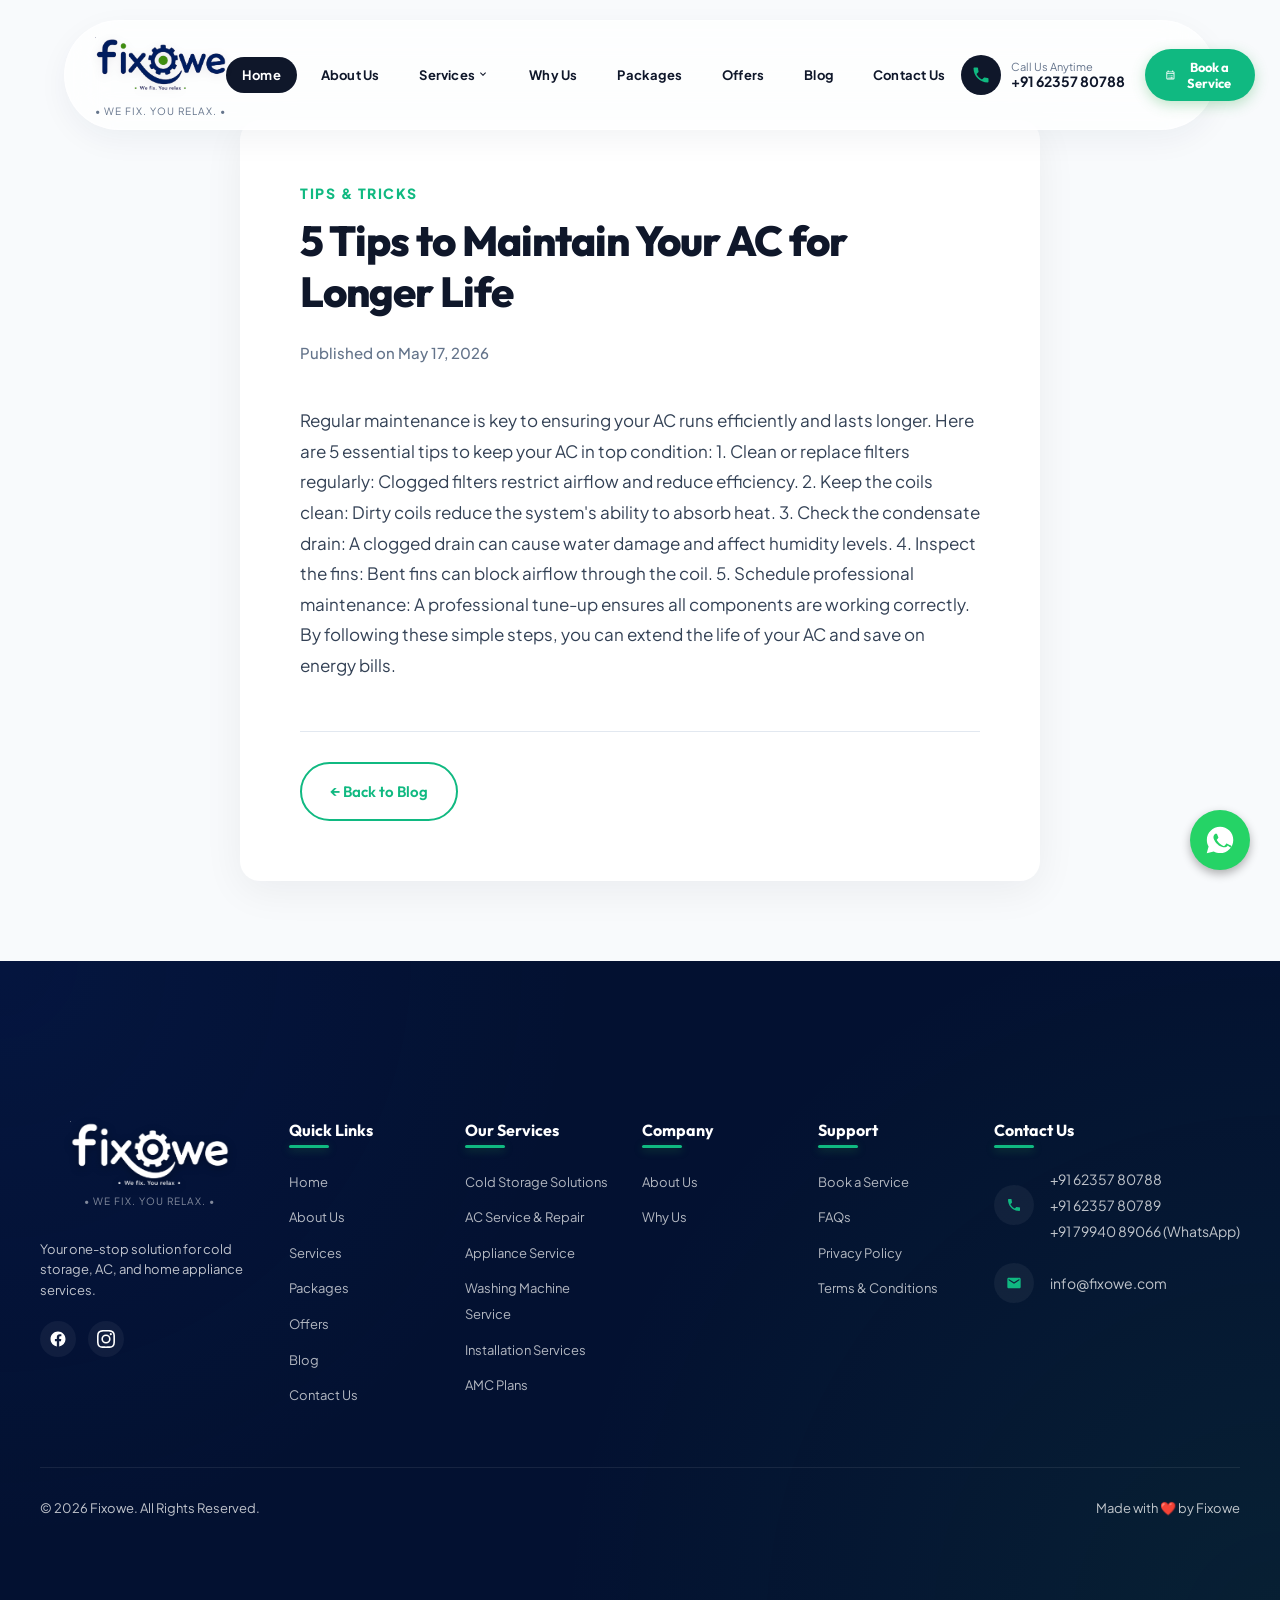
<file: blog-post.html>
<!DOCTYPE html>
<html lang="en">
<head>
  <meta charset="UTF-8">
  <meta name="viewport" content="width=device-width, initial-scale=1.0">
    <meta name="description" content="Discover expert tips on maintaining your commercial cold storage and home appliances. Save money on repairs with Fixowe's free Kerala maintenance guides.">
  <title>Appliance & AC Repair Tips | Fixowe Kerala Blog</title>
  
  <meta property="og:title" content="Appliance & AC Repair Tips | Fixowe Kerala Blog">
  <meta property="og:description" content="Discover expert tips on maintaining your commercial cold storage and home appliances. Save money on repairs with Fixowe's free Kerala maintenance guides.">
  <meta property="og:image" content="https://fixowe.com/assets/premium_ac_offer.png">
  <meta property="og:url" content="https://fixowe.com/blog.html">
  <meta property="og:type" content="website">
  <meta name="twitter:card" content="summary_large_image">
  <!-- Google Fonts -->
  <link rel="preconnect" href="https://fonts.googleapis.com">
  <link rel="preconnect" href="https://fonts.gstatic.com" crossorigin>
  <link href="https://fonts.googleapis.com/css2?family=Outfit:wght@300;400;500;600;700;800&family=Plus+Jakarta+Sans:wght@300;400;500;600;700;800&display=swap" rel="stylesheet">
  <!-- Font Awesome 6 -->
  <link rel="stylesheet" href="https://cdnjs.cloudflare.com/ajax/libs/font-awesome/6.5.1/css/all.min.css" crossorigin="anonymous">
  <!-- Stylesheet -->
  <link rel="icon" type="image/png" href="assets/transparent-logo-fixowe.png">
  <link rel="stylesheet" href="style.css">
</head>
<body>

  <!-- Floating Contact Buttons -->
  <a href="https://api.whatsapp.com/send?phone=917994089066" class="whatsapp-float" target="_blank" aria-label="Chat on WhatsApp" id="whatsappFloat">
    <svg viewBox="0 0 24 24" class="whatsapp-icon">
      <path fill="currentColor" d="M12.04 2c-5.46 0-9.91 4.45-9.91 9.91c0 1.75.46 3.45 1.32 4.95L2.05 22l5.25-1.38c1.45.79 3.08 1.21 4.74 1.21c5.46 0 9.91-4.45 9.91-9.91c0-2.65-1.03-5.14-2.9-7.01A9.816 9.816 0 0 0 12.04 2zm5.72 14.1c-.24.69-1.22 1.26-1.7 1.31c-.48.05-1.1.28-3.23-.55c-2.73-1.06-4.49-3.83-4.63-4.01c-.14-.19-1.12-1.49-1.12-2.85c0-1.36.71-2.03.96-2.31c.25-.28.55-.35.73-.35c.18 0 .36.01.52.02c.17.01.39-.06.61.47c.22.54.77 1.88.84 2.02c.07.14.12.31.02.5c-.09.19-.21.31-.38.5c-.17.19-.36.43-.52.58c-.18.17-.37.36-.16.73c.21.36.93 1.54 2 2.49c1.38 1.23 2.54 1.61 2.9 1.79c.36.18.57.15.78-.08c.21-.24.91-1.06 1.15-1.42c.24-.36.48-.3.8-.18c.32.12 2.03 1 2.38 1.18c.35.18.58.27.67.42c.09.15.09.87-.15 1.56z"/>
    </svg>
  </a>

  <!-- Main Header -->
  <!-- DESKTOP Header (hidden on mobile) -->
  <header class="main-header desktop-only-header" id="mainHeader">
    <div class="header-container">
      <a href="index.html#" class="logo-box" id="logo">
        <img src="assets/transparent-logo-fixowe.png" alt="Fixowe Logo" class="logo-img">
        <div class="logo-tagline">• We fix. You relax. •</div>
      </a>
      <nav class="nav-menu" id="navMenu">
        <ul>
          <li><a href="index.html#home" class="active">Home</a></li>
          <li><a href="index.html#about">About Us</a></li>
          <li class="dropdown">
            <a href="index.html#services" class="dropdown-toggle">Services <svg viewBox="0 0 24 24" width="12" height="12" class="arrow-down"><path fill="currentColor" d="M7.41 8.59L12 13.17l4.59-4.58L18 10l-6 6-6-6 1.41-1.41z"/></svg></a>
            <ul class="dropdown-menu">
              <li><a href="index.html#services">Cold Storage Solutions</a></li>
              <li><a href="index.html#services">AC Service &amp; Repair</a></li>
              <li><a href="index.html#services">Appliance Service</a></li>
              <li><a href="index.html#services">Washing Machine Service</a></li>
              <li><a href="index.html#services">Installation Services</a></li>
              <li><a href="index.html#services">Annual Maintenance (AMC)</a></li>
            </ul>
          </li>
          <li><a href="index.html#why-us">Why Us</a></li>
          <li><a href="index.html#packages">Packages</a></li>
          <li><a href="index.html#offers">Offers</a></li>

          <li><a href="index.html#blog">Blog</a></li>
          <li><a href="index.html#contact">Contact Us</a></li>
        </ul>
      </nav>
      <div class="header-right">
        <a href="tel:+916235780788" class="header-phone">
          <div class="phone-icon-box">
            <svg viewBox="0 0 24 24" width="20" height="20"><path fill="currentColor" d="M6.62 10.79c1.44 2.83 3.76 5.14 6.59 6.59l2.2-2.2c.27-.27.67-.36 1.02-.24c1.12.37 2.33.57 3.57.57c.55 0 1 .45 1 1V20c0 .55-.45 1-1 1c-9.39 0-17-7.61-17-17c0-.55.45-1 1-1h3.5c.55 0 1 .45 1 1c0 1.25.2 2.45.57 3.57c.11.35.03.74-.25 1.02l-2.2 2.2z"/></svg>
          </div>
          <div class="phone-text">
            <span class="phone-label">Call Us Anytime</span>
            <span class="phone-number">+91 62357 80788</span>
          </div>
        </a>
        <button class="btn btn-cta btn-book-trigger" id="headerCtaBtn">
          <svg viewBox="0 0 24 24" width="18" height="18"><path fill="currentColor" d="M19 4h-1V2h-2v2H8V2H6v2H5c-1.11 0-1.99.9-1.99 2L3 20c0 1.1.89 2 2 2h14c1.1 0 2-.9 2-2V6c0-1.1-.9-2-2-2zm0 16H5V10h14v10zm0-12H5V6h14v2zm-7 5h5v2h-5zm-4 0h2v2H8zm4 4h5v2h-5zm-4 0h2v2H8z"/></svg>
          Book a Service
        </button>
      </div>
    </div>
  </header>

  <!-- MOBILE Header (hidden on desktop) -->
  <header class="mobile-header" id="mobileHeader">
    <div class="mobile-header-inner">
      <a href="index.html#" class="mobile-logo-box">
        <img src="assets/transparent-logo-fixowe.png" alt="Fixowe Logo" class="mobile-logo-img">
      </a>
      <div class="mobile-header-actions">
        <a href="tel:+916235780788" class="mobile-call-btn" aria-label="Call">
          <svg viewBox="0 0 24 24" width="20" height="20"><path fill="currentColor" d="M6.62 10.79c1.44 2.83 3.76 5.14 6.59 6.59l2.2-2.2c.27-.27.67-.36 1.02-.24c1.12.37 2.33.57 3.57.57c.55 0 1 .45 1 1V20c0 .55-.45 1-1 1c-9.39 0-17-7.61-17-17c0-.55.45-1 1-1h3.5c.55 0 1 .45 1 1c0 1.25.2 2.45.57 3.57c.11.35.03.74-.25 1.02l-2.2 2.2z"/></svg>
        </a>
        <button class="mobile-hamburger" id="mobileMenuToggle" aria-label="Menu">
          <span></span>
          <span></span>
          <span></span>
        </button>
      </div>
    </div>
    <!-- Mobile Drawer Menu -->
    <nav class="mobile-drawer" id="mobileDrawer">
      <ul>
        <li><a href="index.html#home">Home</a></li>
        <li><a href="index.html#about">About Us</a></li>
        <li><a href="index.html#services">Services</a></li>
        <li><a href="index.html#why-us">Why Us</a></li>
        <li><a href="index.html#packages">Packages</a></li>
        <li><a href="index.html#offers">Offers</a></li>

        <li><a href="index.html#blog">Blog</a></li>
        <li><a href="index.html#contact">Contact Us</a></li>
      </ul>
      <button class="mobile-drawer-cta btn-book-trigger">Book a Service →</button>
    </nav>
  </header>

  
  <section class="blog-post-section">
    <div class="section-container blog-article-container" id="single-blog-post">
      <div class="loading-state">Loading article...</div>
    </div>
  </section>
<footer class="main-footer" id="contact">
    <div class="section-container">
      <div class="footer-grid">
        
        <!-- About / Contact Widget -->
        <div class="footer-widget widget-about">
          <a href="index.html#" class="logo-box logo-white">
            <img src="assets/transparent-logo-fixowe.png" alt="Fixowe Logo" class="logo-img">
            <div class="logo-tagline">• We fix. You relax. •</div>
          </a>
          <p class="footer-desc">Your one-stop solution for cold storage, AC, and home appliance services.</p>
                    <div class="social-links">
            <a href="https://facebook.com/share/1E5Wc2CTof/?mibextid=wwXlfr" target="_blank" aria-label="Facebook">
              <svg viewBox="0 0 24 24" width="18" height="18"><path fill="currentColor" d="M12 2.04c-5.5 0-9.96 4.46-9.96 9.96c0 4.97 3.64 9.09 8.4 9.84v-6.96H7.89V12h2.55V9.43c0-2.52 1.49-3.91 3.8-3.91c1.1 0 2.26.2 2.26.2v2.48h-1.27c-1.25 0-1.64.77-1.64 1.57V12h2.8l-.45 2.88h-2.35v6.96c4.76-.75 8.4-4.87 8.4-9.84c0-5.5-4.46-9.96-9.96-9.96z"/></svg>
            </a>
            <a href="https://www.instagram.com/ashfa4k/?utm_source=ig_web_button_share_sheet" target="_blank" aria-label="Instagram">
              <svg viewBox="0 0 24 24" width="18" height="18"><path fill="currentColor" d="M12 2.163c3.204 0 3.584.012 4.85.07 3.252.148 4.771 1.691 4.919 4.919c.058 1.265.069 1.645.069 4.849 0 3.205-.012 3.584-.069 4.849-.149 3.225-1.664 4.771-4.919 4.919-1.266.058-1.644.07-4.85.07-3.204 0-3.584-.012-4.849-.07-3.26-.149-4.771-1.699-4.919-4.92-.058-1.265-.07-1.644-.07-4.849 0-3.204.013-3.583.07-4.849.149-3.227 1.664-4.771 4.919-4.919 1.266-.057 1.645-.069 4.849-.069zM12 0C8.741 0 8.333.014 7.053.072C2.695.272.273 2.69.073 7.051C.014 8.333 0 8.741 0 12c0 3.259.014 3.668.072 4.948c.2 4.358 2.618 6.78 6.98 6.98C8.333 23.986 8.741 24 12 24c3.259 0 3.668-.014 4.948-.072c4.354-.2 6.782-2.618 6.979-6.98c.059-1.28.073-1.689.073-4.948c0-3.259-.014-3.667-.072-4.947c-.196-4.354-2.617-6.78-6.979-6.98C15.668.014 15.259 0 12 0zm0 5.838a6.162 6.162 0 1 0 0 12.324 6.162 6.162 0 0 0 0-12.324zM12 16a4 4 0 1 1 0-8 4 4 0 0 1 0 8zm6.406-11.845a1.44 1.44 0 1 0 0 2.881 1.44 1.44 0 0 0 0-2.881z"/></svg>
            </a>
          </div>
        </div>

        <!-- Quick Links -->
        <div class="footer-widget">
          <h4 class="widget-title">Quick Links</h4>
          <ul class="widget-links">
            <li><a href="index.html#home">Home</a></li>
            <li><a href="index.html#about">About Us</a></li>
            <li><a href="index.html#services">Services</a></li>
            <li><a href="index.html#packages">Packages</a></li>
            <li><a href="index.html#offers">Offers</a></li>
            <li><a href="index.html#blog">Blog</a></li>
            <li><a href="index.html#contact">Contact Us</a></li>
          </ul>
        </div>

        <!-- Our Services -->
        <div class="footer-widget">
          <h4 class="widget-title">Our Services</h4>
          <ul class="widget-links">
            <li><a href="index.html#services">Cold Storage Solutions</a></li>
            <li><a href="index.html#services">AC Service & Repair</a></li>
            <li><a href="index.html#services">Appliance Service</a></li>
            <li><a href="index.html#services">Washing Machine Service</a></li>
            <li><a href="index.html#services">Installation Services</a></li>
            <li><a href="index.html#services">AMC Plans</a></li>
          </ul>
        </div>

        <!-- Company -->
        <div class="footer-widget">
          <h4 class="widget-title">Company</h4>
          <ul class="widget-links">
            <li><a href="index.html#about">About Us</a></li>
            <li><a href="index.html#why-us">Why Us</a></li>


          </ul>
        </div>

        <!-- Support -->
        <div class="footer-widget">
          <h4 class="widget-title">Support</h4>
          <ul class="widget-links">

            <li><a href="index.html#contact">Book a Service</a></li>

            <li><a href="index.html#faq">FAQs</a></li>
            <li><a href="index.html#contact">Privacy Policy</a></li>
            <li><a href="index.html#contact">Terms & Conditions</a></li>
          </ul>
        </div>

        <!-- Contact Us Info -->
        <div class="footer-widget widget-contact">
          <h4 class="widget-title">Contact Us</h4>
                              <ul class="contact-info-list">
            <li>
              <div class="contact-icon"><svg viewBox="0 0 24 24" width="16" height="16"><path fill="currentColor" d="M6.62 10.79c1.44 2.83 3.76 5.14 6.59 6.59l2.2-2.2c.27-.27.67-.36 1.02-.24c1.12.37 2.33.57 3.57.57c.55 0 1 .45 1 1V20c0 .55-.45 1-1 1c-9.39 0-17-7.61-17-17c0-.55.45-1 1-1h3.5c.55 0 1 .45 1 1c0 1.25.2 2.45.57 3.57c.11.35.03.74-.25 1.02l-2.2 2.2z"/></svg></div>
              <div class="contact-text">
                <a href="tel:+916235780788">+91 62357 80788</a>
                <a href="tel:+916235780789">+91 62357 80789</a>
                <a href="tel:+917994089066">+91 79940 89066 (WhatsApp)</a>
              </div>
            </li>
            <li>
              <div class="contact-icon"><svg viewBox="0 0 24 24" width="16" height="16"><path fill="currentColor" d="M20 4H4c-1.1 0-1.99.9-1.99 2L2 18c0 1.1.9 2 2 2h16c1.1 0 2-.9 2-2V6c0-1.1-.9-2-2-2zm0 4l-8 5l-8-5V6l8 5l8-5v2z"/></svg></div>
              <div class="contact-text">
                <a href="mailto:info@fixowe.com">info@fixowe.com</a>
              </div>
            </li>
          </ul>
        </div>

      </div>

      <!-- Copyright Bar -->
      <div class="footer-bottom">
        <p>&copy; 2026 Fixowe. All Rights Reserved.</p>
        <p>Made with <span>❤️</span> by Fixowe</p>
      </div>
    </div>
  </footer>

  <!-- Booking Modal Popup -->
  <div class="modal-overlay" id="bookingModal">
    <div class="modal-card">
      <button class="modal-close-btn" id="modalCloseBtn" aria-label="Close booking modal">&times;</button>
      <div class="modal-header-text">
        <h3>Book Your Service</h3>
        <p>Fill out the form below and we will get back to you within 30 minutes!</p>
      </div>
      <form class="booking-form" id="bookingForm">
        <div class="form-group">
          <label for="bookingName">Your Name *</label>
          <input type="text" id="bookingName" required placeholder="Enter your full name">
        </div>
        <div class="form-group">
          <label for="bookingPhone">Phone Number *</label>
          <input type="tel" id="bookingPhone" required placeholder="Enter 10-digit mobile number" pattern="[0-9]{10}">
        </div>
        <div class="form-group">
          <label for="bookingService">Select Service *</label>
          <select id="bookingService" required>
            <option value="">-- Choose a service --</option>
            <option value="cold-storage">Cold Storage Solutions</option>
            <option value="ac">AC Service & Repair</option>
            <option value="appliance">Appliance Service</option>
            <option value="washing-machine">Washing Machine Service</option>
            <option value="installation">Installation Services</option>
            <option value="amc">AMC & Annual Maintenance</option>
          </select>
        </div>
        <div class="form-group">
          <label for="bookingMessage">Additional Details (Optional)</label>
          <textarea id="bookingMessage" rows="3" placeholder="Tell us about the issue..."></textarea>
        </div>
        <button type="submit" class="btn btn-primary w-full">Submit Booking</button>
      </form>
    </div>
  </div>

  <!-- Quick Actions Sidebar (3-Dot Menu) -->
  <div class="more-sidebar" id="moreSidebar">
    <button class="sidebar-close" id="sidebarClose" aria-label="Close Sidebar">&times;</button>
    
    <div class="sidebar-brand">
      <img src="assets/transparent-logo-fixowe.png" alt="Fixowe Logo" class="sidebar-logo">
      <p class="sidebar-motto">We Fix. You Relax.</p>
    </div>
    
    <div class="sidebar-section">
      <h4 class="sidebar-section-title">Support Desk</h4>
      <a href="tel:+916235780788" class="sidebar-action-card card-phone">
        <div class="card-icon">
          <svg viewBox="0 0 24 24" width="20" height="20"><path fill="currentColor" d="M6.62 10.79c1.44 2.83 3.76 5.14 6.59 6.59l2.2-2.2c.27-.27.67-.36 1.02-.24c1.12.37 2.33.57 3.57.57c.55 0 1 .45 1 1V20c0 .55-.45 1-1 1c-9.39 0-17-7.61-17-17c0-.55.45-1 1-1h3.5c.55 0 1 .45 1 1c0 1.25.2 2.45.57 3.57c.11.35.03.74-.25 1.02l-2.2 2.2z"/></svg>
        </div>
        <div class="sidebar-card-info">
          <span class="sidebar-card-label">Voice Support</span>
          <span class="sidebar-card-val">+91 62357 80788</span>
        </div>
      </a>
      <a href="https://api.whatsapp.com/send?phone=917994089066" class="sidebar-action-card card-whatsapp">
        <div class="sidebar-icon-wa">
          <svg viewBox="0 0 24 24" width="20" height="20"><path fill="currentColor" d="M12.04 2c-5.46 0-9.91 4.45-9.91 9.91c0 1.75.46 3.45 1.32 4.95L2.05 22l5.25-1.38c1.45.79 3.08 1.21 4.74 1.21c5.46 0 9.91-4.45 9.91-9.91c0-2.65-1.03-5.14-2.9-7.01A9.816 9.816 0 0 0 12.04 2zm5.72 14.1c-.24.69-1.22 1.26-1.7 1.31c-.48.05-1.1.28-3.23-.55c-2.73-1.06-4.49-3.83-4.63-4.01c-.14-.19-1.12-1.49-1.12-2.85c0-1.36.71-2.03.96-2.31c.25-.28.55-.35.73-.35c.18 0 .36.01.52.02c.17.01.39-.06.61.47c.22.54.77 1.88.84 2.02c.07.14.12.31.02.5c-.09.19-.21.31-.38.5c-.17.19-.36.43-.52.58c-.18.17-.37.36-.16.73c.21.36.93 1.54 2 2.49c1.38 1.23 2.54 1.61 2.9 1.79c.36.18.57.15.78-.08c.21-.24.91-1.06 1.15-1.42c.24-.36.48-.3.8-.18c.32.12 2.03 1 2.38 1.18c.35.18.58.27.67.42c.09.15.09.87-.15 1.56z"/></svg>
        </div>
        <div class="sidebar-card-info">
          <span class="sidebar-card-label">WhatsApp Chat</span>
          <span class="sidebar-card-val">Click to Chat</span>
        </div>
      </a>
    </div>

    <div class="sidebar-section">
      <h4 class="sidebar-section-title">Operating Hours</h4>
      <div class="sidebar-info-badge">
        <svg viewBox="0 0 24 24" width="16" height="16"><path fill="currentColor" d="M11.99 2C6.47 2 2 6.48 2 12s4.47 10 9.99 10C17.52 22 22 17.52 22 12S17.52 2 11.99 2zM12 20c-4.42 0-8-3.58-8-8s3.58-8 8-8s8 3.58 8 8s-3.58 8-8 8zm.5-13H11v6l5.25 3.15l.75-1.23l-4.5-2.67z"/></svg>
        <span>Mon - Sat: 8:00 AM - 8:00 PM</span>
      </div>
      <div class="sidebar-info-badge">
        <svg viewBox="0 0 24 24" width="16" height="16"><path fill="currentColor" d="M12 2C6.48 2 2 6.48 2 12s4.48 10 10 10s10-4.48 10-10S17.52 2 12 2zm1 17h-2v-6h2v6zm0-8h-2V7h2v2z"/></svg>
        <span>Sundays: Emergency Only</span>
      </div>
    </div>

    <div class="sidebar-section">
      <h4 class="sidebar-section-title">Coverage Area</h4>
      <div class="sidebar-coverage">
        <span>📍 Delhi NCR</span>
        <span>📍 Noida & Greater Noida</span>
        <span>📍 Gurugram & Ghaziabad</span>
      </div>
    </div>
  </div>
  
  <div class="sidebar-overlay" id="sidebarOverlay"></div>

  <script src="main.js"></script>
  <script src="blog.js"></script>
</body>
</html>
</file>
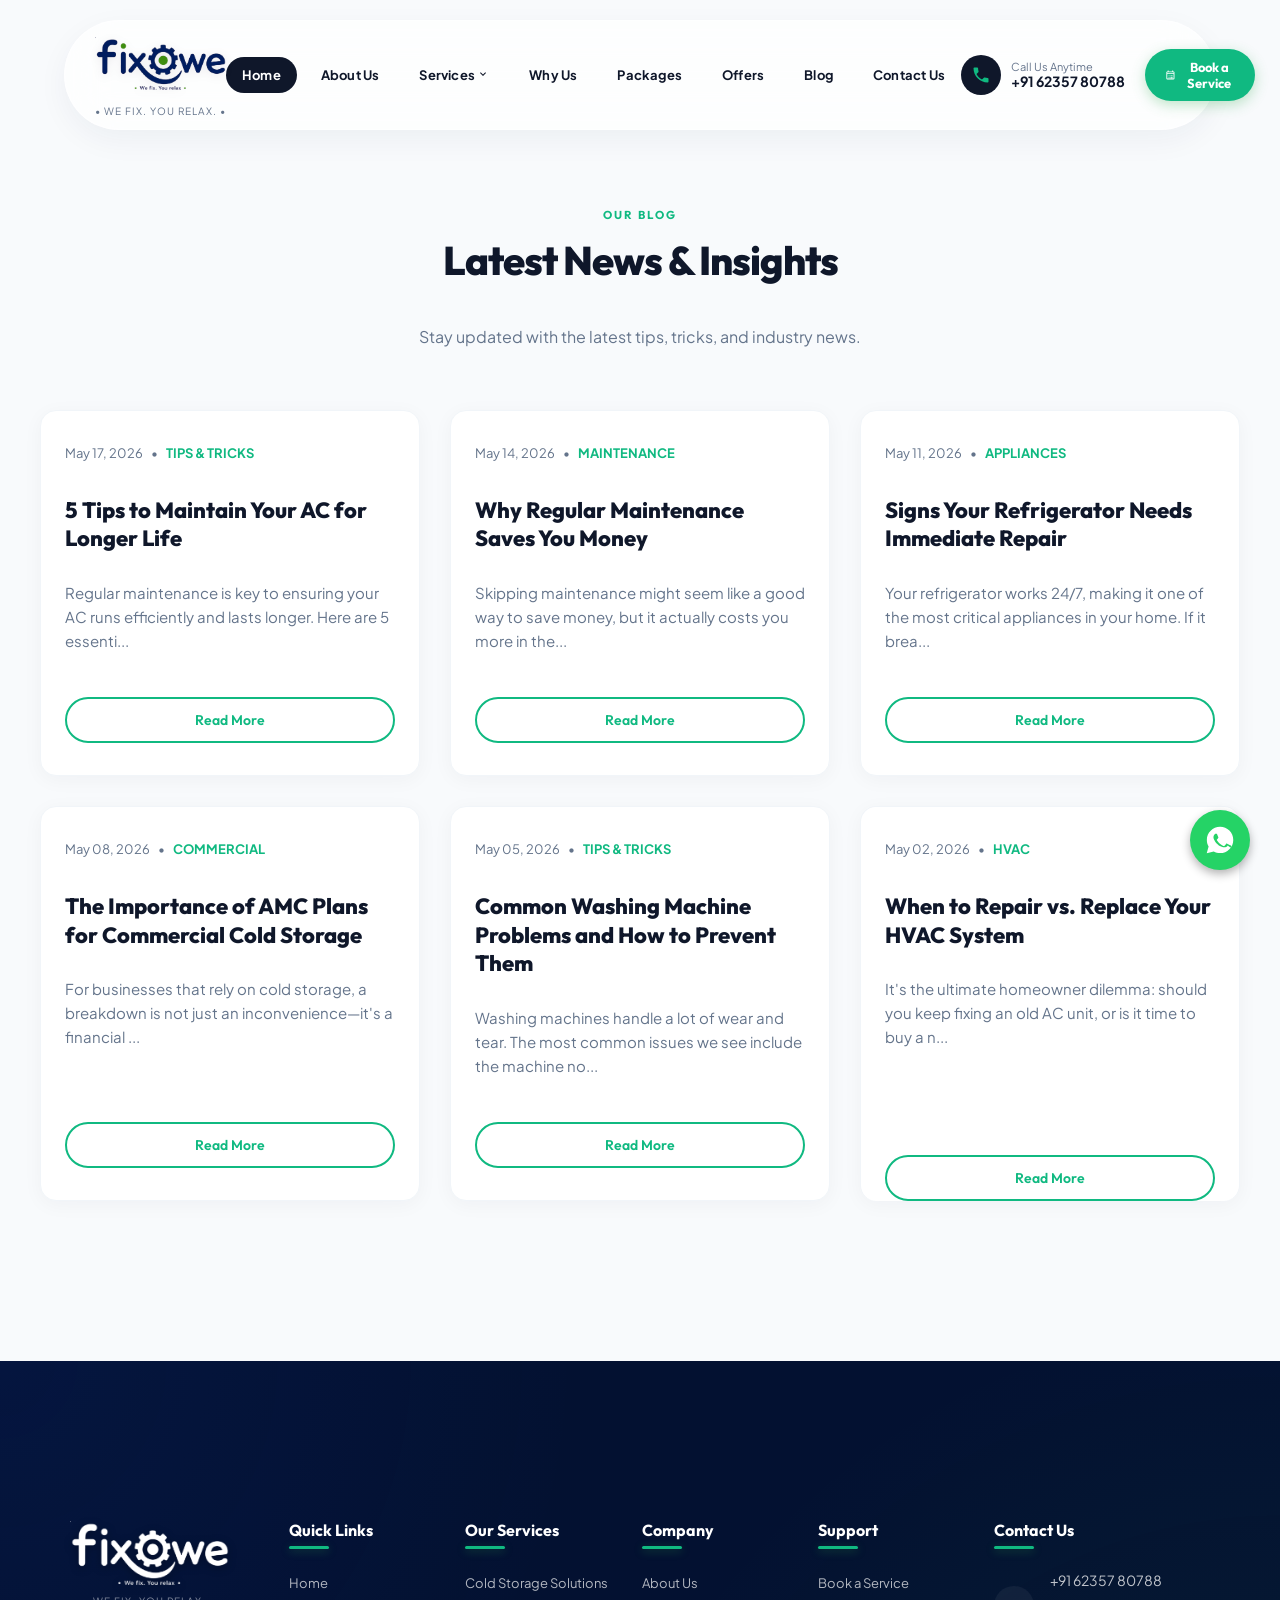
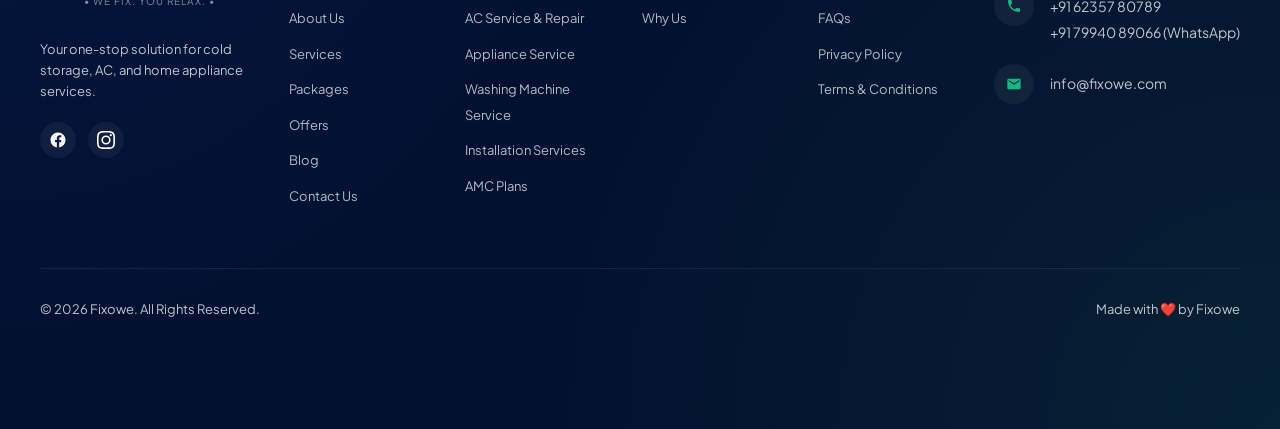
<file: blog.html>
<!DOCTYPE html>
<html lang="en">
<head>
  <meta charset="UTF-8">
  <meta name="viewport" content="width=device-width, initial-scale=1.0">
    <meta name="description" content="Discover expert tips on maintaining your commercial cold storage and home appliances. Save money on repairs with Fixowe's free Kerala maintenance guides.">
  <title>Appliance & AC Repair Tips | Fixowe Kerala Blog</title>
  
  <meta property="og:title" content="Appliance & AC Repair Tips | Fixowe Kerala Blog">
  <meta property="og:description" content="Discover expert tips on maintaining your commercial cold storage and home appliances. Save money on repairs with Fixowe's free Kerala maintenance guides.">
  <meta property="og:image" content="https://fixowe.com/assets/premium_ac_offer.png">
  <meta property="og:url" content="https://fixowe.com/blog.html">
  <meta property="og:type" content="website">
  <meta name="twitter:card" content="summary_large_image">
  <!-- Google Fonts -->
  <link rel="preconnect" href="https://fonts.googleapis.com">
  <link rel="preconnect" href="https://fonts.gstatic.com" crossorigin>
  <link href="https://fonts.googleapis.com/css2?family=Outfit:wght@300;400;500;600;700;800&family=Plus+Jakarta+Sans:wght@300;400;500;600;700;800&display=swap" rel="stylesheet">
  <!-- Font Awesome 6 -->
  <link rel="stylesheet" href="https://cdnjs.cloudflare.com/ajax/libs/font-awesome/6.5.1/css/all.min.css" crossorigin="anonymous">
  <!-- Stylesheet -->
  <link rel="icon" type="image/png" href="assets/transparent-logo-fixowe.png">
  <link rel="stylesheet" href="style.css">
</head>
<body>

  <!-- Floating Contact Buttons -->
  <a href="https://api.whatsapp.com/send?phone=917994089066" class="whatsapp-float" target="_blank" aria-label="Chat on WhatsApp" id="whatsappFloat">
    <svg viewBox="0 0 24 24" class="whatsapp-icon">
      <path fill="currentColor" d="M12.04 2c-5.46 0-9.91 4.45-9.91 9.91c0 1.75.46 3.45 1.32 4.95L2.05 22l5.25-1.38c1.45.79 3.08 1.21 4.74 1.21c5.46 0 9.91-4.45 9.91-9.91c0-2.65-1.03-5.14-2.9-7.01A9.816 9.816 0 0 0 12.04 2zm5.72 14.1c-.24.69-1.22 1.26-1.7 1.31c-.48.05-1.1.28-3.23-.55c-2.73-1.06-4.49-3.83-4.63-4.01c-.14-.19-1.12-1.49-1.12-2.85c0-1.36.71-2.03.96-2.31c.25-.28.55-.35.73-.35c.18 0 .36.01.52.02c.17.01.39-.06.61.47c.22.54.77 1.88.84 2.02c.07.14.12.31.02.5c-.09.19-.21.31-.38.5c-.17.19-.36.43-.52.58c-.18.17-.37.36-.16.73c.21.36.93 1.54 2 2.49c1.38 1.23 2.54 1.61 2.9 1.79c.36.18.57.15.78-.08c.21-.24.91-1.06 1.15-1.42c.24-.36.48-.3.8-.18c.32.12 2.03 1 2.38 1.18c.35.18.58.27.67.42c.09.15.09.87-.15 1.56z"/>
    </svg>
  </a>

  <!-- Main Header -->
  <!-- DESKTOP Header (hidden on mobile) -->
  <header class="main-header desktop-only-header" id="mainHeader">
    <div class="header-container">
      <a href="index.html#" class="logo-box" id="logo">
        <img src="assets/transparent-logo-fixowe.png" alt="Fixowe Logo" class="logo-img">
        <div class="logo-tagline">• We fix. You relax. •</div>
      </a>
      <nav class="nav-menu" id="navMenu">
        <ul>
          <li><a href="index.html#home" class="active">Home</a></li>
          <li><a href="index.html#about">About Us</a></li>
          <li class="dropdown">
            <a href="index.html#services" class="dropdown-toggle">Services <svg viewBox="0 0 24 24" width="12" height="12" class="arrow-down"><path fill="currentColor" d="M7.41 8.59L12 13.17l4.59-4.58L18 10l-6 6-6-6 1.41-1.41z"/></svg></a>
            <ul class="dropdown-menu">
              <li><a href="index.html#services">Cold Storage Solutions</a></li>
              <li><a href="index.html#services">AC Service &amp; Repair</a></li>
              <li><a href="index.html#services">Appliance Service</a></li>
              <li><a href="index.html#services">Washing Machine Service</a></li>
              <li><a href="index.html#services">Installation Services</a></li>
              <li><a href="index.html#services">Annual Maintenance (AMC)</a></li>
            </ul>
          </li>
          <li><a href="index.html#why-us">Why Us</a></li>
          <li><a href="index.html#packages">Packages</a></li>
          <li><a href="index.html#offers">Offers</a></li>

          <li><a href="index.html#blog">Blog</a></li>
          <li><a href="index.html#contact">Contact Us</a></li>
        </ul>
      </nav>
      <div class="header-right">
        <a href="tel:+916235780788" class="header-phone">
          <div class="phone-icon-box">
            <svg viewBox="0 0 24 24" width="20" height="20"><path fill="currentColor" d="M6.62 10.79c1.44 2.83 3.76 5.14 6.59 6.59l2.2-2.2c.27-.27.67-.36 1.02-.24c1.12.37 2.33.57 3.57.57c.55 0 1 .45 1 1V20c0 .55-.45 1-1 1c-9.39 0-17-7.61-17-17c0-.55.45-1 1-1h3.5c.55 0 1 .45 1 1c0 1.25.2 2.45.57 3.57c.11.35.03.74-.25 1.02l-2.2 2.2z"/></svg>
          </div>
          <div class="phone-text">
            <span class="phone-label">Call Us Anytime</span>
            <span class="phone-number">+91 62357 80788</span>
          </div>
        </a>
        <button class="btn btn-cta btn-book-trigger" id="headerCtaBtn">
          <svg viewBox="0 0 24 24" width="18" height="18"><path fill="currentColor" d="M19 4h-1V2h-2v2H8V2H6v2H5c-1.11 0-1.99.9-1.99 2L3 20c0 1.1.89 2 2 2h14c1.1 0 2-.9 2-2V6c0-1.1-.9-2-2-2zm0 16H5V10h14v10zm0-12H5V6h14v2zm-7 5h5v2h-5zm-4 0h2v2H8zm4 4h5v2h-5zm-4 0h2v2H8z"/></svg>
          Book a Service
        </button>
      </div>
    </div>
  </header>

  <!-- MOBILE Header (hidden on desktop) -->
  <header class="mobile-header" id="mobileHeader">
    <div class="mobile-header-inner">
      <a href="index.html#" class="mobile-logo-box">
        <img src="assets/transparent-logo-fixowe.png" alt="Fixowe Logo" class="mobile-logo-img">
      </a>
      <div class="mobile-header-actions">
        <a href="tel:+916235780788" class="mobile-call-btn" aria-label="Call">
          <svg viewBox="0 0 24 24" width="20" height="20"><path fill="currentColor" d="M6.62 10.79c1.44 2.83 3.76 5.14 6.59 6.59l2.2-2.2c.27-.27.67-.36 1.02-.24c1.12.37 2.33.57 3.57.57c.55 0 1 .45 1 1V20c0 .55-.45 1-1 1c-9.39 0-17-7.61-17-17c0-.55.45-1 1-1h3.5c.55 0 1 .45 1 1c0 1.25.2 2.45.57 3.57c.11.35.03.74-.25 1.02l-2.2 2.2z"/></svg>
        </a>
        <button class="mobile-hamburger" id="mobileMenuToggle" aria-label="Menu">
          <span></span>
          <span></span>
          <span></span>
        </button>
      </div>
    </div>
    <!-- Mobile Drawer Menu -->
    <nav class="mobile-drawer" id="mobileDrawer">
      <ul>
        <li><a href="index.html#home">Home</a></li>
        <li><a href="index.html#about">About Us</a></li>
        <li><a href="index.html#services">Services</a></li>
        <li><a href="index.html#why-us">Why Us</a></li>
        <li><a href="index.html#packages">Packages</a></li>
        <li><a href="index.html#offers">Offers</a></li>

        <li><a href="index.html#blog">Blog</a></li>
        <li><a href="index.html#contact">Contact Us</a></li>
      </ul>
      <button class="mobile-drawer-cta btn-book-trigger">Book a Service →</button>
    </nav>
  </header>

  
  <section class="blog-page-section">
    <div class="section-container">
      <div class="section-header text-center blog-page-header">
        <span class="section-tag">OUR BLOG</span>
        <h2 class="section-title">Latest News & Insights</h2>
        <p class="section-desc">Stay updated with the latest tips, tricks, and industry news.</p>
      </div>
      <div class="blog-grid" id="blog-grid">
        <div class="loading-state">Loading all blog posts...</div>
      </div>
    </div>
  </section>
<footer class="main-footer" id="contact">
    <div class="section-container">
      <div class="footer-grid">
        
        <!-- About / Contact Widget -->
        <div class="footer-widget widget-about">
          <a href="index.html#" class="logo-box logo-white">
            <img src="assets/transparent-logo-fixowe.png" alt="Fixowe Logo" class="logo-img">
            <div class="logo-tagline">• We fix. You relax. •</div>
          </a>
          <p class="footer-desc">Your one-stop solution for cold storage, AC, and home appliance services.</p>
                    <div class="social-links">
            <a href="https://facebook.com/share/1E5Wc2CTof/?mibextid=wwXlfr" target="_blank" aria-label="Facebook">
              <svg viewBox="0 0 24 24" width="18" height="18"><path fill="currentColor" d="M12 2.04c-5.5 0-9.96 4.46-9.96 9.96c0 4.97 3.64 9.09 8.4 9.84v-6.96H7.89V12h2.55V9.43c0-2.52 1.49-3.91 3.8-3.91c1.1 0 2.26.2 2.26.2v2.48h-1.27c-1.25 0-1.64.77-1.64 1.57V12h2.8l-.45 2.88h-2.35v6.96c4.76-.75 8.4-4.87 8.4-9.84c0-5.5-4.46-9.96-9.96-9.96z"/></svg>
            </a>
            <a href="https://www.instagram.com/ashfa4k/?utm_source=ig_web_button_share_sheet" target="_blank" aria-label="Instagram">
              <svg viewBox="0 0 24 24" width="18" height="18"><path fill="currentColor" d="M12 2.163c3.204 0 3.584.012 4.85.07 3.252.148 4.771 1.691 4.919 4.919c.058 1.265.069 1.645.069 4.849 0 3.205-.012 3.584-.069 4.849-.149 3.225-1.664 4.771-4.919 4.919-1.266.058-1.644.07-4.85.07-3.204 0-3.584-.012-4.849-.07-3.26-.149-4.771-1.699-4.919-4.92-.058-1.265-.07-1.644-.07-4.849 0-3.204.013-3.583.07-4.849.149-3.227 1.664-4.771 4.919-4.919 1.266-.057 1.645-.069 4.849-.069zM12 0C8.741 0 8.333.014 7.053.072C2.695.272.273 2.69.073 7.051C.014 8.333 0 8.741 0 12c0 3.259.014 3.668.072 4.948c.2 4.358 2.618 6.78 6.98 6.98C8.333 23.986 8.741 24 12 24c3.259 0 3.668-.014 4.948-.072c4.354-.2 6.782-2.618 6.979-6.98c.059-1.28.073-1.689.073-4.948c0-3.259-.014-3.667-.072-4.947c-.196-4.354-2.617-6.78-6.979-6.98C15.668.014 15.259 0 12 0zm0 5.838a6.162 6.162 0 1 0 0 12.324 6.162 6.162 0 0 0 0-12.324zM12 16a4 4 0 1 1 0-8 4 4 0 0 1 0 8zm6.406-11.845a1.44 1.44 0 1 0 0 2.881 1.44 1.44 0 0 0 0-2.881z"/></svg>
            </a>
          </div>
        </div>

        <!-- Quick Links -->
        <div class="footer-widget">
          <h4 class="widget-title">Quick Links</h4>
          <ul class="widget-links">
            <li><a href="index.html#home">Home</a></li>
            <li><a href="index.html#about">About Us</a></li>
            <li><a href="index.html#services">Services</a></li>
            <li><a href="index.html#packages">Packages</a></li>
            <li><a href="index.html#offers">Offers</a></li>
            <li><a href="index.html#blog">Blog</a></li>
            <li><a href="index.html#contact">Contact Us</a></li>
          </ul>
        </div>

        <!-- Our Services -->
        <div class="footer-widget">
          <h4 class="widget-title">Our Services</h4>
          <ul class="widget-links">
            <li><a href="index.html#services">Cold Storage Solutions</a></li>
            <li><a href="index.html#services">AC Service & Repair</a></li>
            <li><a href="index.html#services">Appliance Service</a></li>
            <li><a href="index.html#services">Washing Machine Service</a></li>
            <li><a href="index.html#services">Installation Services</a></li>
            <li><a href="index.html#services">AMC Plans</a></li>
          </ul>
        </div>

        <!-- Company -->
        <div class="footer-widget">
          <h4 class="widget-title">Company</h4>
          <ul class="widget-links">
            <li><a href="index.html#about">About Us</a></li>
            <li><a href="index.html#why-us">Why Us</a></li>


          </ul>
        </div>

        <!-- Support -->
        <div class="footer-widget">
          <h4 class="widget-title">Support</h4>
          <ul class="widget-links">

            <li><a href="index.html#contact">Book a Service</a></li>

            <li><a href="index.html#faq">FAQs</a></li>
            <li><a href="index.html#contact">Privacy Policy</a></li>
            <li><a href="index.html#contact">Terms & Conditions</a></li>
          </ul>
        </div>

        <!-- Contact Us Info -->
        <div class="footer-widget widget-contact">
          <h4 class="widget-title">Contact Us</h4>
                              <ul class="contact-info-list">
            <li>
              <div class="contact-icon"><svg viewBox="0 0 24 24" width="16" height="16"><path fill="currentColor" d="M6.62 10.79c1.44 2.83 3.76 5.14 6.59 6.59l2.2-2.2c.27-.27.67-.36 1.02-.24c1.12.37 2.33.57 3.57.57c.55 0 1 .45 1 1V20c0 .55-.45 1-1 1c-9.39 0-17-7.61-17-17c0-.55.45-1 1-1h3.5c.55 0 1 .45 1 1c0 1.25.2 2.45.57 3.57c.11.35.03.74-.25 1.02l-2.2 2.2z"/></svg></div>
              <div class="contact-text">
                <a href="tel:+916235780788">+91 62357 80788</a>
                <a href="tel:+916235780789">+91 62357 80789</a>
                <a href="tel:+917994089066">+91 79940 89066 (WhatsApp)</a>
              </div>
            </li>
            <li>
              <div class="contact-icon"><svg viewBox="0 0 24 24" width="16" height="16"><path fill="currentColor" d="M20 4H4c-1.1 0-1.99.9-1.99 2L2 18c0 1.1.9 2 2 2h16c1.1 0 2-.9 2-2V6c0-1.1-.9-2-2-2zm0 4l-8 5l-8-5V6l8 5l8-5v2z"/></svg></div>
              <div class="contact-text">
                <a href="mailto:info@fixowe.com">info@fixowe.com</a>
              </div>
            </li>
          </ul>
        </div>

      </div>

      <!-- Copyright Bar -->
      <div class="footer-bottom">
        <p>&copy; 2026 Fixowe. All Rights Reserved.</p>
        <p>Made with <span>❤️</span> by Fixowe</p>
      </div>
    </div>
  </footer>

  <!-- Booking Modal Popup -->
  <div class="modal-overlay" id="bookingModal">
    <div class="modal-card">
      <button class="modal-close-btn" id="modalCloseBtn" aria-label="Close booking modal">&times;</button>
      <div class="modal-header-text">
        <h3>Book Your Service</h3>
        <p>Fill out the form below and we will get back to you within 30 minutes!</p>
      </div>
      <form class="booking-form" id="bookingForm">
        <div class="form-group">
          <label for="bookingName">Your Name *</label>
          <input type="text" id="bookingName" required placeholder="Enter your full name">
        </div>
        <div class="form-group">
          <label for="bookingPhone">Phone Number *</label>
          <input type="tel" id="bookingPhone" required placeholder="Enter 10-digit mobile number" pattern="[0-9]{10}">
        </div>
        <div class="form-group">
          <label for="bookingService">Select Service *</label>
          <select id="bookingService" required>
            <option value="">-- Choose a service --</option>
            <option value="cold-storage">Cold Storage Solutions</option>
            <option value="ac">AC Service & Repair</option>
            <option value="appliance">Appliance Service</option>
            <option value="washing-machine">Washing Machine Service</option>
            <option value="installation">Installation Services</option>
            <option value="amc">AMC & Annual Maintenance</option>
          </select>
        </div>
        <div class="form-group">
          <label for="bookingMessage">Additional Details (Optional)</label>
          <textarea id="bookingMessage" rows="3" placeholder="Tell us about the issue..."></textarea>
        </div>
        <button type="submit" class="btn btn-primary w-full">Submit Booking</button>
      </form>
    </div>
  </div>

  <!-- Quick Actions Sidebar (3-Dot Menu) -->
  <div class="more-sidebar" id="moreSidebar">
    <button class="sidebar-close" id="sidebarClose" aria-label="Close Sidebar">&times;</button>
    
    <div class="sidebar-brand">
      <img src="assets/transparent-logo-fixowe.png" alt="Fixowe Logo" class="sidebar-logo">
      <p class="sidebar-motto">We Fix. You Relax.</p>
    </div>
    
    <div class="sidebar-section">
      <h4 class="sidebar-section-title">Support Desk</h4>
      <a href="tel:+916235780788" class="sidebar-action-card card-phone">
        <div class="card-icon">
          <svg viewBox="0 0 24 24" width="20" height="20"><path fill="currentColor" d="M6.62 10.79c1.44 2.83 3.76 5.14 6.59 6.59l2.2-2.2c.27-.27.67-.36 1.02-.24c1.12.37 2.33.57 3.57.57c.55 0 1 .45 1 1V20c0 .55-.45 1-1 1c-9.39 0-17-7.61-17-17c0-.55.45-1 1-1h3.5c.55 0 1 .45 1 1c0 1.25.2 2.45.57 3.57c.11.35.03.74-.25 1.02l-2.2 2.2z"/></svg>
        </div>
        <div class="sidebar-card-info">
          <span class="sidebar-card-label">Voice Support</span>
          <span class="sidebar-card-val">+91 62357 80788</span>
        </div>
      </a>
      <a href="https://api.whatsapp.com/send?phone=917994089066" class="sidebar-action-card card-whatsapp">
        <div class="sidebar-icon-wa">
          <svg viewBox="0 0 24 24" width="20" height="20"><path fill="currentColor" d="M12.04 2c-5.46 0-9.91 4.45-9.91 9.91c0 1.75.46 3.45 1.32 4.95L2.05 22l5.25-1.38c1.45.79 3.08 1.21 4.74 1.21c5.46 0 9.91-4.45 9.91-9.91c0-2.65-1.03-5.14-2.9-7.01A9.816 9.816 0 0 0 12.04 2zm5.72 14.1c-.24.69-1.22 1.26-1.7 1.31c-.48.05-1.1.28-3.23-.55c-2.73-1.06-4.49-3.83-4.63-4.01c-.14-.19-1.12-1.49-1.12-2.85c0-1.36.71-2.03.96-2.31c.25-.28.55-.35.73-.35c.18 0 .36.01.52.02c.17.01.39-.06.61.47c.22.54.77 1.88.84 2.02c.07.14.12.31.02.5c-.09.19-.21.31-.38.5c-.17.19-.36.43-.52.58c-.18.17-.37.36-.16.73c.21.36.93 1.54 2 2.49c1.38 1.23 2.54 1.61 2.9 1.79c.36.18.57.15.78-.08c.21-.24.91-1.06 1.15-1.42c.24-.36.48-.3.8-.18c.32.12 2.03 1 2.38 1.18c.35.18.58.27.67.42c.09.15.09.87-.15 1.56z"/></svg>
        </div>
        <div class="sidebar-card-info">
          <span class="sidebar-card-label">WhatsApp Chat</span>
          <span class="sidebar-card-val">Click to Chat</span>
        </div>
      </a>
    </div>

    <div class="sidebar-section">
      <h4 class="sidebar-section-title">Operating Hours</h4>
      <div class="sidebar-info-badge">
        <svg viewBox="0 0 24 24" width="16" height="16"><path fill="currentColor" d="M11.99 2C6.47 2 2 6.48 2 12s4.47 10 9.99 10C17.52 22 22 17.52 22 12S17.52 2 11.99 2zM12 20c-4.42 0-8-3.58-8-8s3.58-8 8-8s8 3.58 8 8s-3.58 8-8 8zm.5-13H11v6l5.25 3.15l.75-1.23l-4.5-2.67z"/></svg>
        <span>Mon - Sat: 8:00 AM - 8:00 PM</span>
      </div>
      <div class="sidebar-info-badge">
        <svg viewBox="0 0 24 24" width="16" height="16"><path fill="currentColor" d="M12 2C6.48 2 2 6.48 2 12s4.48 10 10 10s10-4.48 10-10S17.52 2 12 2zm1 17h-2v-6h2v6zm0-8h-2V7h2v2z"/></svg>
        <span>Sundays: Emergency Only</span>
      </div>
    </div>

    <div class="sidebar-section">
      <h4 class="sidebar-section-title">Coverage Area</h4>
      <div class="sidebar-coverage">
        <span>📍 Delhi NCR</span>
        <span>📍 Noida & Greater Noida</span>
        <span>📍 Gurugram & Ghaziabad</span>
      </div>
    </div>
  </div>
  
  <div class="sidebar-overlay" id="sidebarOverlay"></div>

  <script src="main.js"></script>
  <script src="blog.js"></script>
</body>
</html>
</file>
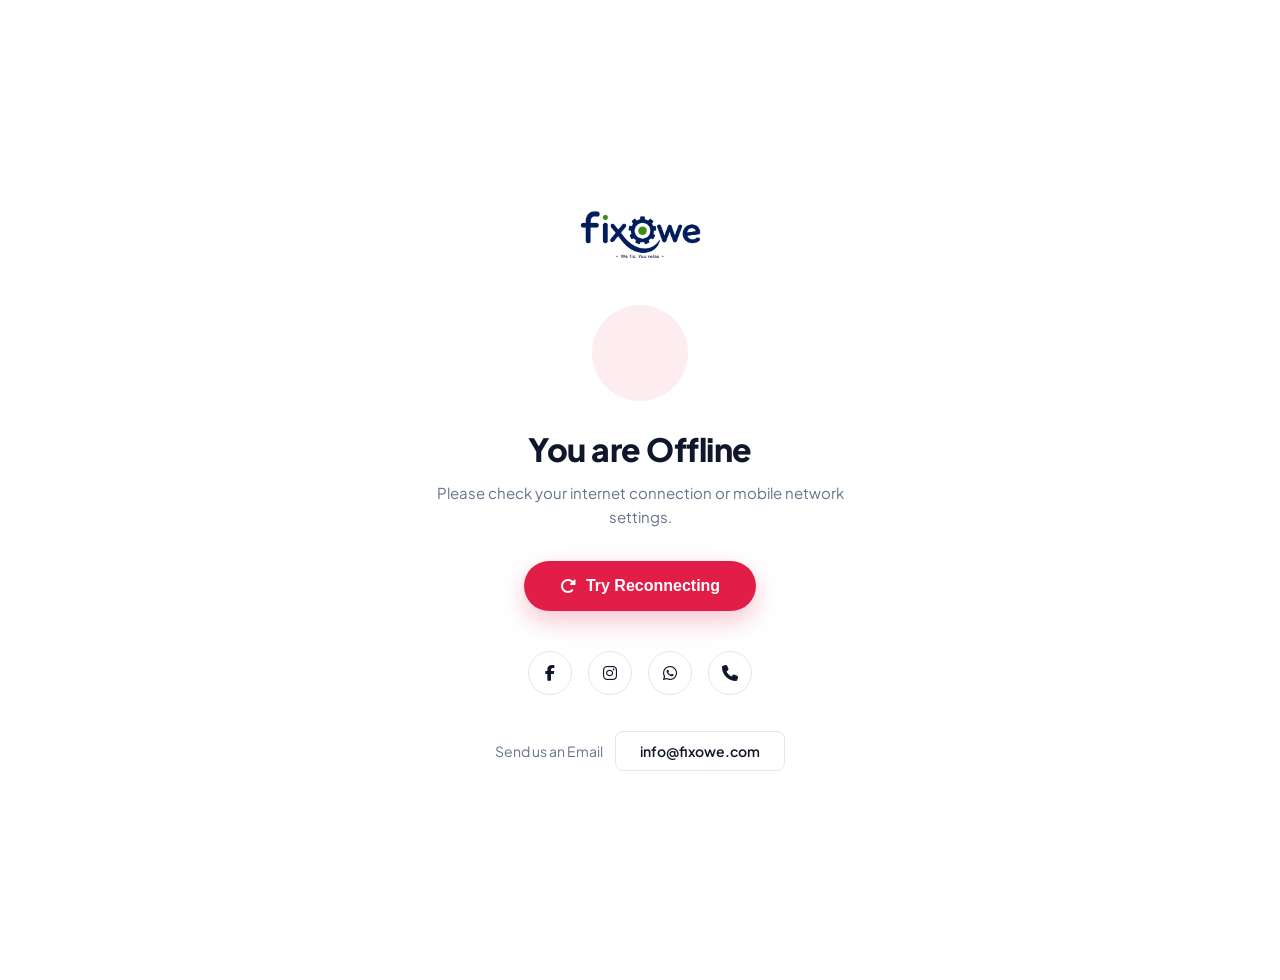
<file: offline.html>
<!DOCTYPE html>
<html lang="en">
<head>
  <meta charset="UTF-8">
  <meta name="viewport" content="width=device-width, initial-scale=1.0">
  <title>No Internet Connection | Fixowe</title>
  <link rel="icon" type="image/png" href="/assets/favicon-optimized.png">
  <link rel="stylesheet" href="https://cdnjs.cloudflare.com/ajax/libs/font-awesome/6.5.1/css/all.min.css">
  <link href="https://fonts.googleapis.com/css2?family=Plus+Jakarta+Sans:wght@400;500;600;700;800&display=swap" rel="stylesheet">
  <style>
    :root {
      --primary-red: #e11d48;
      --text-dark: #0f172a;
      --text-muted: #64748b;
      --bg-color: #ffffff;
      --border-color: #e2e8f0;
    }

    * {
      box-sizing: border-box;
      margin: 0;
      padding: 0;
    }

    body, html {
      min-height: 100vh;
      width: 100%;
      font-family: 'Plus Jakarta Sans', sans-serif;
      background-color: var(--bg-color);
      display: flex;
      flex-direction: column;
      align-items: center;
      justify-content: center;
      padding: 40px 20px;
      text-align: center;
    }

    .brand-logo {
      height: 52px;
      margin-bottom: 40px;
    }

    .icon-box {
      width: 96px;
      height: 96px;
      border-radius: 50%;
      background: rgba(225, 29, 72, 0.08);
      color: var(--primary-red);
      display: flex;
      align-items: center;
      justify-content: center;
      font-size: 40px;
      margin-bottom: 28px;
      animation: pulseIcon 3s infinite ease-in-out;
    }

    @keyframes pulseIcon {
      0%, 100% { transform: scale(1); }
      50% { transform: scale(1.05); }
    }

    .title {
      font-size: 32px;
      font-weight: 800;
      color: var(--text-dark);
      margin-bottom: 12px;
      letter-spacing: -0.5px;
    }

    .subtitle {
      font-size: 15px;
      color: var(--text-muted);
      margin-bottom: 32px;
      max-width: 460px;
      line-height: 1.6;
    }

    .btn-retry {
      display: inline-flex;
      align-items: center;
      gap: 10px;
      background: var(--primary-red);
      color: #ffffff;
      padding: 16px 36px;
      border-radius: 50px;
      font-size: 16px;
      font-weight: 700;
      border: none;
      cursor: pointer;
      margin-bottom: 40px;
      transition: all 0.3s ease;
      box-shadow: 0 10px 25px rgba(225, 29, 72, 0.25);
    }

    .btn-retry:hover {
      background: #be123c;
      transform: translateY(-2px);
      box-shadow: 0 14px 30px rgba(225, 29, 72, 0.35);
    }

    /* Social Icons Row */
    .social-row {
      display: flex;
      align-items: center;
      justify-content: center;
      gap: 16px;
      margin-bottom: 36px;
    }

    .social-btn {
      width: 44px;
      height: 44px;
      border-radius: 50%;
      border: 1px solid var(--border-color);
      display: flex;
      align-items: center;
      justify-content: center;
      color: var(--text-dark);
      text-decoration: none;
      font-size: 16px;
      transition: all 0.25s ease;
    }

    .social-btn:hover {
      border-color: var(--primary-red);
      color: var(--primary-red);
      transform: translateY(-2px);
    }

    .email-container {
      display: flex;
      align-items: center;
      gap: 12px;
      font-size: 14px;
      color: var(--text-muted);
    }

    .email-pill {
      display: inline-block;
      padding: 10px 24px;
      border: 1px solid var(--border-color);
      border-radius: 8px;
      font-weight: 600;
      color: var(--text-dark);
      text-decoration: none;
      transition: all 0.25s ease;
    }

    .email-pill:hover {
      border-color: var(--primary-red);
      color: var(--primary-red);
    }
  </style>
</head>
<body>

  <a href="/index.html">
    <img src="/assets/transparent-logo-fixowe.png" alt="Fixowe Logo" class="brand-logo">
  </a>

  <div class="icon-box">
    <i class="fa-solid fa-wifi-slash"></i>
  </div>

  <h1 class="title">You are Offline</h1>
  <p class="subtitle">Please check your internet connection or mobile network settings.</p>

  <button class="btn-retry" onclick="checkConnection()">
    <i class="fa-solid fa-rotate-right" id="retryIcon"></i> Try Reconnecting
  </button>

  <div class="social-row">
    <a href="https://facebook.com/share/1E5Wc2CTof/?mibextid=wwXlfr" class="social-btn" aria-label="Facebook" target="_blank"><i class="fa-brands fa-facebook-f"></i></a>
    <a href="https://www.instagram.com/ashfa4k/?utm_source=ig_web_button_share_sheet" class="social-btn" aria-label="Instagram" target="_blank"><i class="fa-brands fa-instagram"></i></a>
    <a href="https://api.whatsapp.com/send?phone=916235780788" class="social-btn" aria-label="WhatsApp" target="_blank"><i class="fa-brands fa-whatsapp"></i></a>
    <a href="tel:+916235780788" class="social-btn" aria-label="Phone"><i class="fa-solid fa-phone"></i></a>
  </div>

  <div class="email-container">
    <span>Send us an Email</span>
    <a href="mailto:info@fixowe.com" class="email-pill">info@fixowe.com</a>
  </div>

  <script>
    function checkConnection() {
      const icon = document.getElementById('retryIcon');
      icon.classList.add('fa-spin');
      setTimeout(() => {
        if (navigator.onLine) {
          window.location.reload();
        } else {
          icon.classList.remove('fa-spin');
          alert('Still offline. Please check your network connection.');
        }
      }, 1000);
    }
    window.addEventListener('online', function() {
      window.location.reload();
    });
  </script>

</body>
</html>
</file>
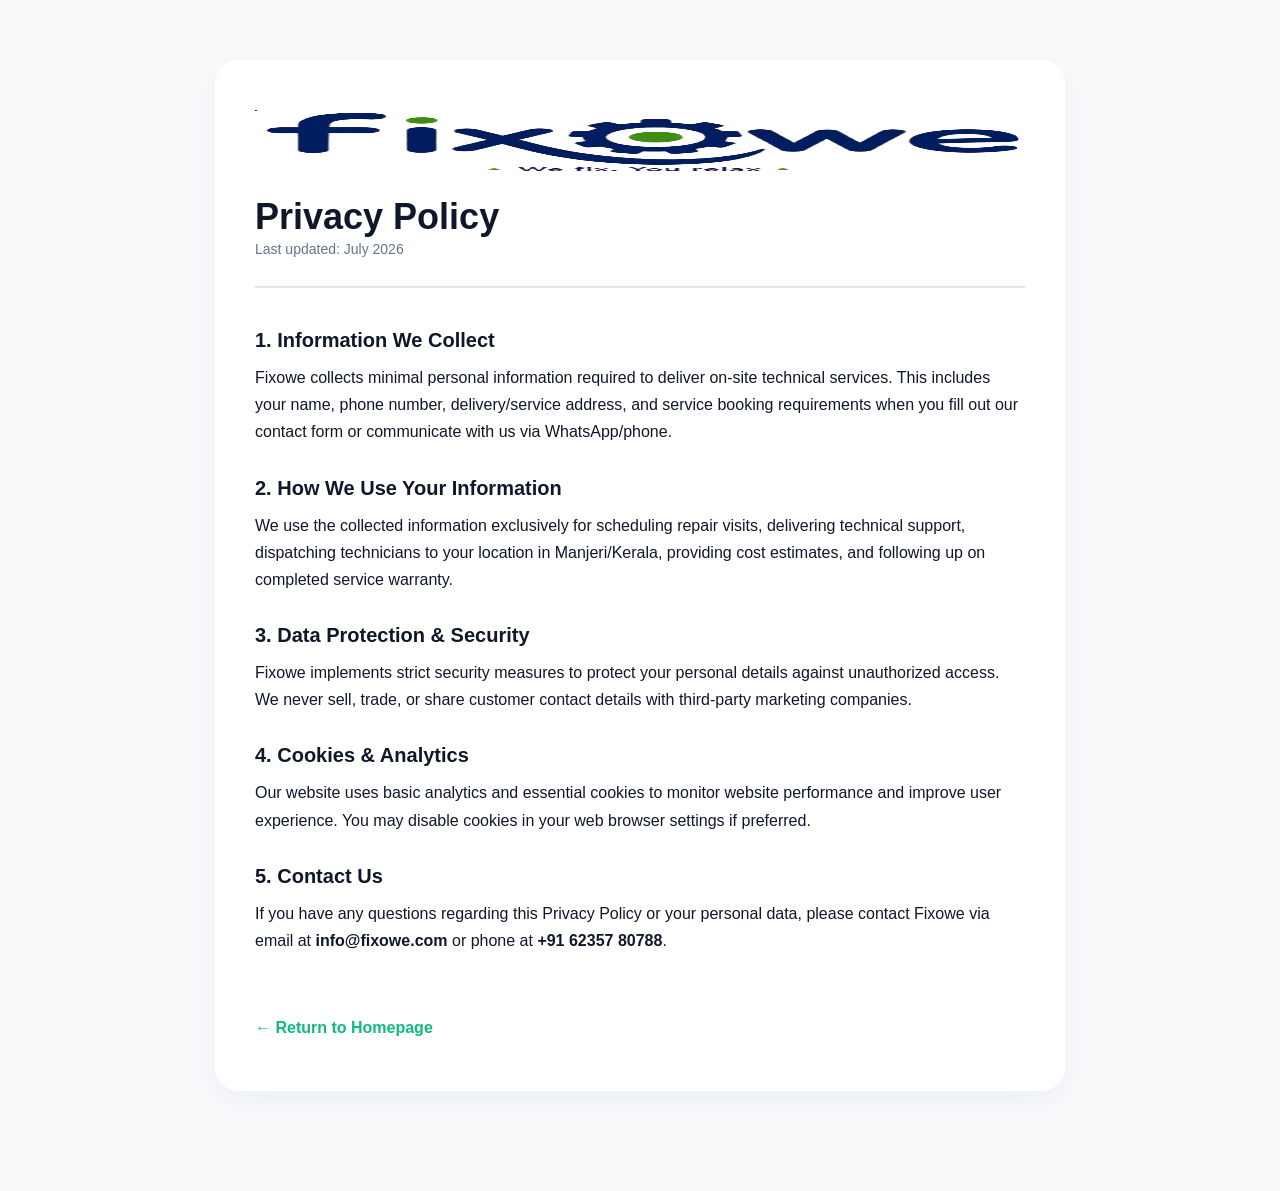
<file: privacy.html>
<!DOCTYPE html>
<html lang="en">
<head>
  <meta charset="UTF-8">
  <meta name="viewport" content="width=device-width, initial-scale=1.0">
  <title>Privacy Policy | Fixowe Technical Services</title>
  <meta name="description" content="Fixowe Privacy Policy - Learn how we collect, protect, and handle your data for technical and repair services in Kerala.">
  <link rel="icon" type="image/png" href="assets/favicon-optimized.png">
  <link rel="stylesheet" href="style.css?v=22.0">
  <style>
    body {
      background-color: var(--light-gray, #f8fafc);
      color: var(--text-dark, #1e293b);
      font-family: 'Plus Jakarta Sans', sans-serif;
      line-height: 1.7;
    }
    .legal-container {
      max-width: 850px;
      margin: 60px auto 100px;
      padding: 50px 40px;
      background: #ffffff;
      border-radius: 24px;
      box-shadow: 0 10px 30px rgba(7, 30, 84, 0.05);
    }
    .legal-header {
      margin-bottom: 40px;
      border-bottom: 2px solid var(--border-color, #e2e8f0);
      padding-bottom: 24px;
    }
    .legal-header h1 {
      font-size: 36px;
      font-weight: 800;
      color: var(--primary-navy, #071e54);
    }
    .legal-header p {
      color: var(--text-muted, #64748b);
      font-size: 14px;
    }
    .legal-section {
      margin-bottom: 30px;
    }
    .legal-section h2 {
      font-size: 20px;
      font-weight: 700;
      color: var(--primary-navy, #071e54);
      margin-bottom: 12px;
    }
    .btn-back {
      display: inline-flex;
      align-items: center;
      gap: 8px;
      margin-top: 30px;
      color: var(--accent-green, #2ca84a);
      font-weight: 700;
      text-decoration: none;
    }
  </style>
</head>
<body>

  <div class="legal-container">
    <div class="legal-header">
      <a href="index.html" class="logo-box">
        <img src="assets/transparent-logo-fixowe.png" alt="Fixowe Logo" style="height: 65px; margin-bottom: 20px;">
      </a>
      <h1>Privacy Policy</h1>
      <p>Last updated: July 2026</p>
    </div>

    <div class="legal-section">
      <h2>1. Information We Collect</h2>
      <p>Fixowe collects minimal personal information required to deliver on-site technical services. This includes your name, phone number, delivery/service address, and service booking requirements when you fill out our contact form or communicate with us via WhatsApp/phone.</p>
    </div>

    <div class="legal-section">
      <h2>2. How We Use Your Information</h2>
      <p>We use the collected information exclusively for scheduling repair visits, delivering technical support, dispatching technicians to your location in Manjeri/Kerala, providing cost estimates, and following up on completed service warranty.</p>
    </div>

    <div class="legal-section">
      <h2>3. Data Protection & Security</h2>
      <p>Fixowe implements strict security measures to protect your personal details against unauthorized access. We never sell, trade, or share customer contact details with third-party marketing companies.</p>
    </div>

    <div class="legal-section">
      <h2>4. Cookies & Analytics</h2>
      <p>Our website uses basic analytics and essential cookies to monitor website performance and improve user experience. You may disable cookies in your web browser settings if preferred.</p>
    </div>

    <div class="legal-section">
      <h2>5. Contact Us</h2>
      <p>If you have any questions regarding this Privacy Policy or your personal data, please contact Fixowe via email at <strong>info@fixowe.com</strong> or phone at <strong>+91 62357 80788</strong>.</p>
    </div>

    <a href="index.html" class="btn-back">&larr; Return to Homepage</a>
  </div>

</body>
</html>
</file>
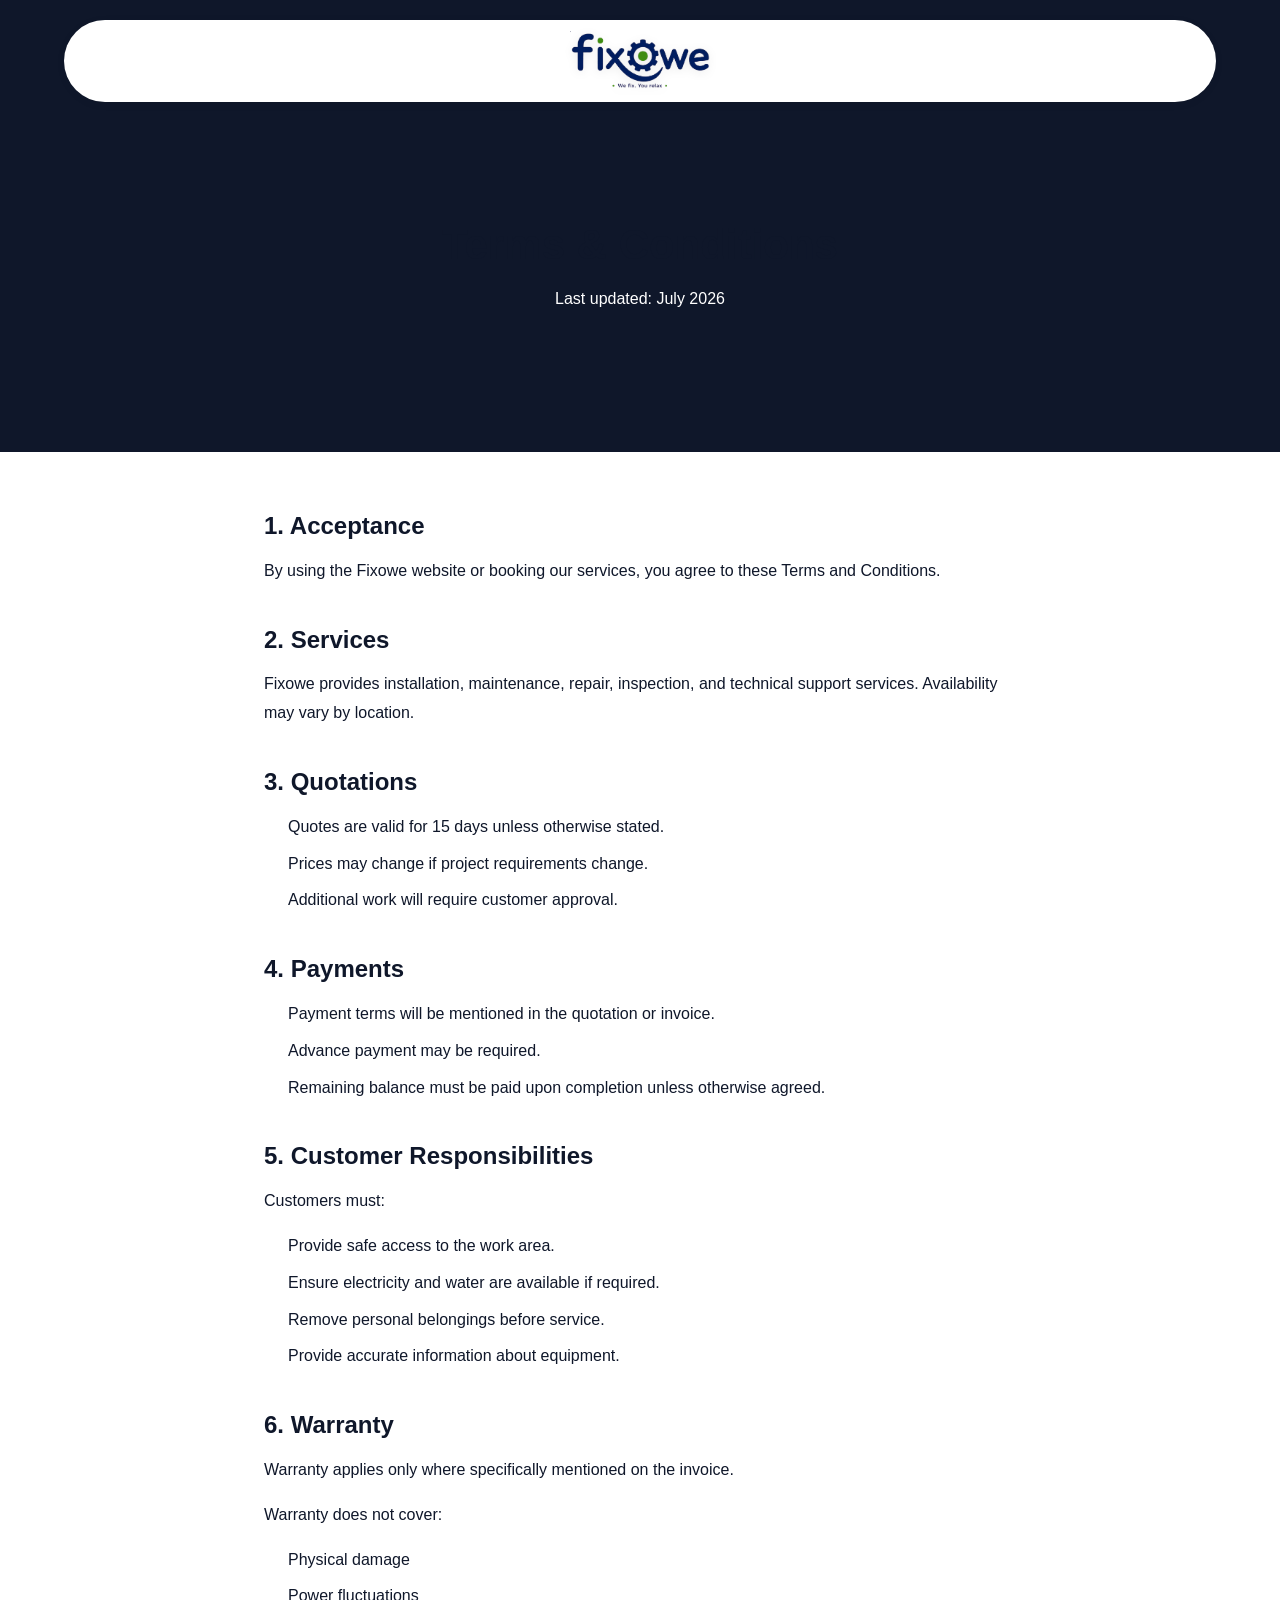
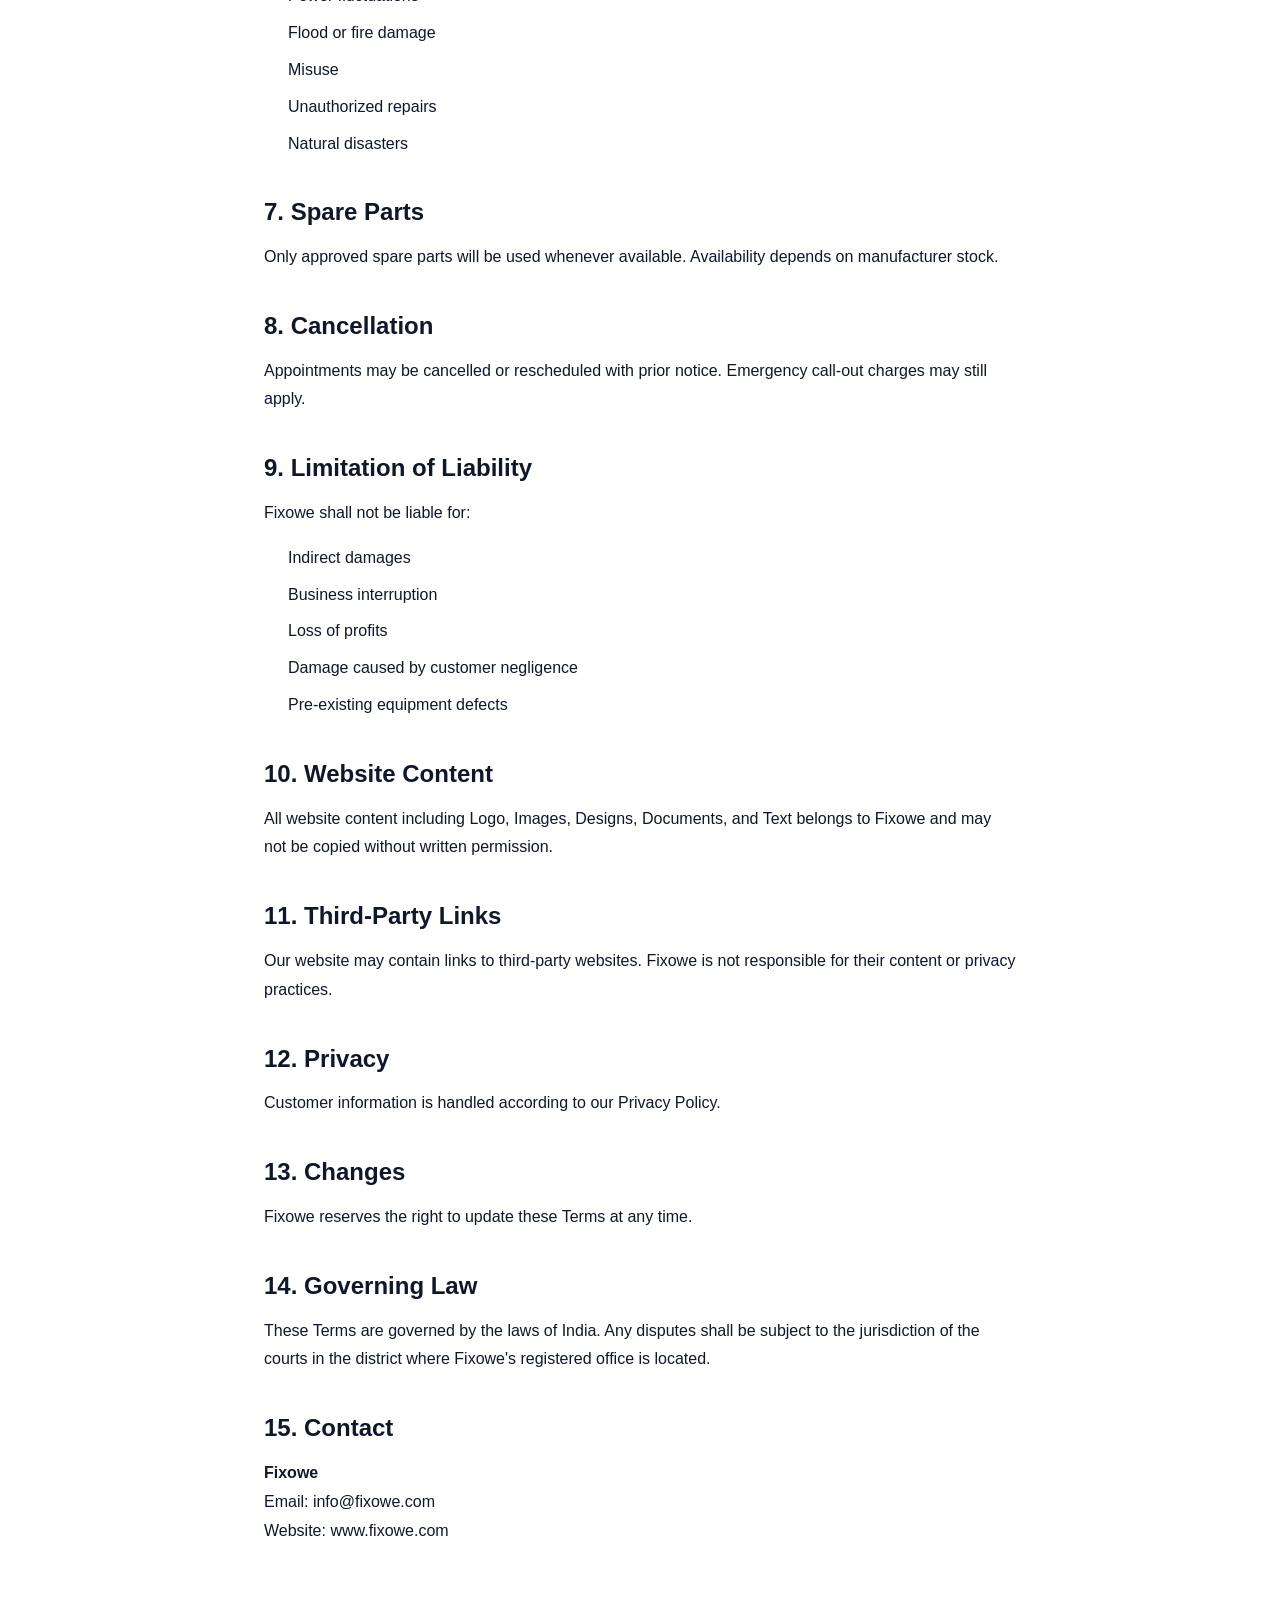
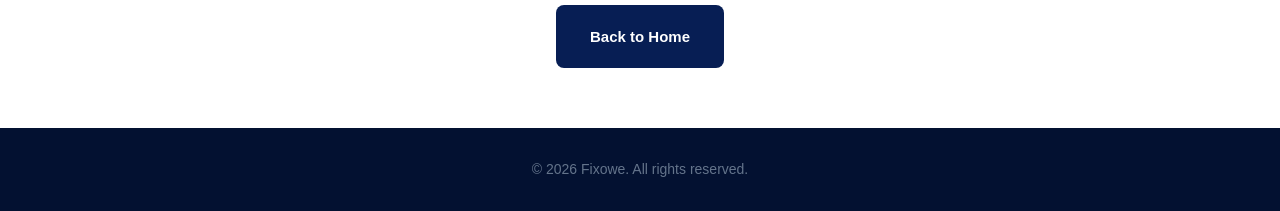
<file: terms.html>
<!DOCTYPE html>
<html lang="en">
<head>
  <meta charset="UTF-8">
  <meta name="viewport" content="width=device-width, initial-scale=1.0">
  <title>Terms & Conditions | Fixowe</title>
  
  <link rel="icon" type="image/png" href="assets/transparent-logo-fixowe.png">
  <link rel="stylesheet" href="style.css?v=17.0">
  <link rel="stylesheet" href="https://cdnjs.cloudflare.com/ajax/libs/font-awesome/6.5.1/css/all.min.css">
  
  <style>
    .legal-header {
      padding: 140px 0 60px;
      background-color: var(--primary-navy);
      text-align: center;
      color: #fff;
    }
    .legal-title {
      font-size: 42px;
      font-weight: 800;
      margin-bottom: 16px;
    }
    .legal-content {
      max-width: 800px;
      margin: 60px auto;
      padding: 0 24px;
      color: var(--text-dark);
      line-height: 1.8;
    }
    .legal-content h3 {
      font-size: 24px;
      color: var(--primary-navy);
      margin: 40px 0 16px;
    }
    .legal-content p {
      margin-bottom: 16px;
    }
    .legal-content ul {
      margin-left: 24px;
      margin-bottom: 24px;
    }
    .legal-content li {
      margin-bottom: 8px;
    }
  </style>
</head>
<body>

  <!-- Minimal Header -->
  <header class="main-header" style="background: var(--white); box-shadow: 0 2px 10px rgba(0,0,0,0.05);">
    <div class="header-container" style="justify-content: center;">
      <a href="index.html" class="logo-box">
        <img src="assets/transparent-logo-fixowe.png" alt="Fixowe Logo" class="logo-img" style="height: 60px;">
      </a>
    </div>
  </header>

  <div class="legal-header">
    <div class="section-container">
      <h1 class="legal-title">Terms & Conditions</h1>
      <p>Last updated: July 2026</p>
    </div>
  </div>

  <main class="legal-content">
    <h3>1. Acceptance</h3>
    <p>By using the Fixowe website or booking our services, you agree to these Terms and Conditions.</p>

    <h3>2. Services</h3>
    <p>Fixowe provides installation, maintenance, repair, inspection, and technical support services. Availability may vary by location.</p>

    <h3>3. Quotations</h3>
    <ul>
      <li>Quotes are valid for 15 days unless otherwise stated.</li>
      <li>Prices may change if project requirements change.</li>
      <li>Additional work will require customer approval.</li>
    </ul>

    <h3>4. Payments</h3>
    <ul>
      <li>Payment terms will be mentioned in the quotation or invoice.</li>
      <li>Advance payment may be required.</li>
      <li>Remaining balance must be paid upon completion unless otherwise agreed.</li>
    </ul>

    <h3>5. Customer Responsibilities</h3>
    <p>Customers must:</p>
    <ul>
      <li>Provide safe access to the work area.</li>
      <li>Ensure electricity and water are available if required.</li>
      <li>Remove personal belongings before service.</li>
      <li>Provide accurate information about equipment.</li>
    </ul>

    <h3>6. Warranty</h3>
    <p>Warranty applies only where specifically mentioned on the invoice.</p>
    <p>Warranty does not cover:</p>
    <ul>
      <li>Physical damage</li>
      <li>Power fluctuations</li>
      <li>Flood or fire damage</li>
      <li>Misuse</li>
      <li>Unauthorized repairs</li>
      <li>Natural disasters</li>
    </ul>

    <h3>7. Spare Parts</h3>
    <p>Only approved spare parts will be used whenever available. Availability depends on manufacturer stock.</p>

    <h3>8. Cancellation</h3>
    <p>Appointments may be cancelled or rescheduled with prior notice. Emergency call-out charges may still apply.</p>

    <h3>9. Limitation of Liability</h3>
    <p>Fixowe shall not be liable for:</p>
    <ul>
      <li>Indirect damages</li>
      <li>Business interruption</li>
      <li>Loss of profits</li>
      <li>Damage caused by customer negligence</li>
      <li>Pre-existing equipment defects</li>
    </ul>

    <h3>10. Website Content</h3>
    <p>All website content including Logo, Images, Designs, Documents, and Text belongs to Fixowe and may not be copied without written permission.</p>

    <h3>11. Third-Party Links</h3>
    <p>Our website may contain links to third-party websites. Fixowe is not responsible for their content or privacy practices.</p>

    <h3>12. Privacy</h3>
    <p>Customer information is handled according to our Privacy Policy.</p>

    <h3>13. Changes</h3>
    <p>Fixowe reserves the right to update these Terms at any time.</p>

    <h3>14. Governing Law</h3>
    <p>These Terms are governed by the laws of India. Any disputes shall be subject to the jurisdiction of the courts in the district where Fixowe's registered office is located.</p>

    <h3>15. Contact</h3>
    <p><strong>Fixowe</strong><br>
    Email: <a href="mailto:info@fixowe.com">info@fixowe.com</a><br>
    Website: <a href="https://www.fixowe.com">www.fixowe.com</a></p>
    
    <div style="text-align: center; margin-top: 60px;">
      <a href="index.html" class="btn btn-primary" style="display: inline-block; padding: 16px 32px; border-radius: 8px; text-decoration: none; color: #fff; background: #071e54;">Back to Home</a>
    </div>
  </main>

  <footer style="text-align: center; padding: 30px; background: #031131; color: #64748b; font-size: 14px;">
    &copy; 2026 Fixowe. All rights reserved.
  </footer>

</body>
</html>
</file>
<file: style.css>
/* --- DESIGN SYSTEM & CSS VARIABLES --- */
:root {
  /* Colors - Curated Premium Palette */
  --primary-navy: #0f172a; /* Slate 900 */
  --secondary-blue: #2563eb; /* Royal Blue */
  --accent-green: #10b981; /* Premium Emerald */
  --accent-green-hover: #059669; /* Emerald 700 */
  --dark-navy: #020617; /* Deepest Indigo */
  --light-bg-blue: #f8fafc; /* Slate 50 */
  --white: #ffffff;
  
  /* Text colors */
  --text-dark: #0f172a;
  --text-muted: #64748b; /* Slate 500 */
  --text-light: #ffffff;
  --text-accent: #10b981;

  /* Fonts */
  --font-primary: 'Outfit', sans-serif;
  --font-secondary: 'Plus Jakarta Sans', sans-serif;

  /* Card and Shadows - Refined Soft Shadows */
  --shadow-sm: 0 4px 12px rgba(15, 23, 42, 0.03);
  --shadow-md: 0 12px 30px rgba(15, 23, 42, 0.06);
  --shadow-lg: 0 24px 50px rgba(15, 23, 42, 0.1);
  --border-radius: 16px;
  
  --transition: all 0.35s cubic-bezier(0.16, 1, 0.3, 1);
}

/* --- BASE STYLES --- */
* {
  box-sizing: border-box;
  margin: 0;
  padding: 0;
}

html {
  scroll-behavior: smooth;
}

body {
  font-family: var(--font-secondary);
  color: var(--text-muted);
  background-color: var(--white);
  line-height: 1.6;
  overflow-x: hidden;
}

/* Custom Scrollbar */
::-webkit-scrollbar {
  width: 10px;
}
::-webkit-scrollbar-track {
  background: var(--light-bg-blue);
}
::-webkit-scrollbar-thumb {
  background: var(--primary-navy);
  border-radius: 5px;
}
::-webkit-scrollbar-thumb:hover {
  background: var(--accent-green);
}

/* Selection highlight */
::selection {
  background-color: var(--accent-green);
  color: var(--white);
}

h1, h2, h3, h4, h5, h6 {
  font-family: var(--font-primary);
  color: var(--text-dark);
  font-weight: 700;
  line-height: 1.2;
}

a {
  text-decoration: none;
  color: inherit;
  transition: var(--transition);
}

ul {
  list-style: none;
}

img {
  max-width: 100%;
  height: auto;
  display: block;
}

/* --- CONTAINER & UTILITIES --- */
.section-container {
  max-width: 1240px;
  margin: 0 auto;
  padding: 80px 20px;
}

.text-center {
  text-align: center;
}

.text-white {
  color: var(--white) !important;
}

.w-full {
  width: 100% !important;
}

.section-tag {
  display: inline-block;
  font-family: var(--font-primary);
  font-size: 11.5px;
  font-weight: 700;
  letter-spacing: 2px;
  color: var(--accent-green);
  text-transform: uppercase;
  margin-bottom: 12px;
}

.section-title {
  font-family: var(--font-primary);
  font-size: 40px;
  font-weight: 800;
  color: var(--primary-navy);
  margin-bottom: 40px;
  letter-spacing: -1px;
}

@media (max-width: 768px) {
  .section-title {
    font-size: 28px;
  }
}

/* --- BUTTONS --- */
.btn {
  display: inline-flex;
  align-items: center;
  justify-content: center;
  gap: 8px;
  padding: 14px 28px;
  font-size: 15px;
  font-weight: 600;
  border-radius: 30px;
  border: 2px solid transparent;
  cursor: pointer;
  transition: var(--transition);
  font-family: var(--font-primary);
}

.btn-primary {
  background-color: var(--primary-navy);
  color: var(--white);
}

.btn-primary:hover {
  background-color: var(--dark-navy);
  transform: translateY(-2px);
}

.btn-accent {
  background-color: var(--accent-green);
  color: var(--white);
}

.btn-accent:hover {
  background-color: var(--accent-green-hover);
  transform: translateY(-2px);
}

.btn-outline {
  border-color: var(--accent-green);
  color: var(--accent-green);
  background-color: transparent;
}

.btn-outline:hover {
  background-color: var(--accent-green);
  color: var(--white);
  transform: translateY(-2px);
}

.btn-cta {
  background-color: var(--accent-green);
  color: var(--white);
  padding: 10px 20px;
  font-size: 14px;
}

.btn-cta:hover {
  background-color: var(--accent-green-hover);
  transform: translateY(-2px);
}

.btn-white {
  background-color: var(--white);
  color: var(--accent-green);
}

.btn-white:hover {
  background-color: rgba(255, 255, 255, 0.9);
  transform: translateY(-2px);
}

.btn-outline-white {
  border-color: var(--white);
  color: var(--white);
  background-color: transparent;
}

.btn-outline-white:hover {
  background-color: var(--white);
  color: var(--primary-navy);
  transform: translateY(-2px);
}

.btn-arrow {
  transition: transform 0.3s ease;
}

.btn:hover .btn-arrow {
  transform: translateX(4px);
}

/* --- WHATSAPP FLOAT --- */
.whatsapp-float {
  position: fixed;
  bottom: 30px;
  right: 30px;
  background-color: #25d366;
  color: var(--white);
  width: 60px;
  height: 60px;
  border-radius: 50%;
  display: flex;
  align-items: center;
  justify-content: center;
  box-shadow: 0 4px 10px rgba(0, 0, 0, 0.3);
  z-index: 999;
  transition: transform 0.3s ease, background-color 0.3s ease;
}

.whatsapp-float:hover {
  transform: scale(1.1);
  background-color: #128c7e;
}

.whatsapp-icon {
  width: 32px;
  height: 32px;
  fill: currentColor;
}

/* --- HEADER / NAVIGATION --- */
.main-header {
  position: fixed;
  top: 20px;
  left: 50%;
  transform: translateX(-50%);
  width: 90%;
  max-width: 1240px;
  background-color: rgba(255, 255, 255, 0.75);
  backdrop-filter: blur(25px);
  -webkit-backdrop-filter: blur(25px);
  border: 1px solid rgba(255, 255, 255, 0.45);
  border-radius: 100px;
  box-shadow: 0 10px 30px rgba(7, 30, 84, 0.05);
  z-index: 100;
  transition: all 0.4s cubic-bezier(0.165, 0.84, 0.44, 1);
  padding: 10px 0;
}

/* Mobile header: hidden on desktop */
.mobile-header {
  display: none;
}

/* On mobile/tablet: hide desktop header, show mobile header */
@media (max-width: 1024px) {
  .desktop-only-header {
    display: none !important;
  }

  .mobile-header {
    display: block;
    position: sticky;
    top: 0;
    left: 0;
    width: 100%;
    background: #fff;
    border-bottom: 1px solid rgba(7, 30, 84, 0.08);
    box-shadow: 0 2px 8px rgba(7, 30, 84, 0.06);
    z-index: 1000;
  }

  .mobile-header-inner {
    display: flex;
    align-items: center;
    justify-content: space-between;
    padding: 10px 16px;
  }

  .mobile-logo-img {
    height: 85px;
    width: auto;
    filter: drop-shadow(0 2px 4px rgba(0,0,0,0.1));
  }

  .mobile-header-actions {
    display: flex;
    align-items: center;
    gap: 12px;
  }

  .mobile-call-btn {
    display: flex;
    align-items: center;
    justify-content: center;
    width: 40px;
    height: 40px;
    border-radius: 50%;
    background: rgba(44, 168, 74, 0.1);
    color: var(--accent-green);
    transition: all 0.2s ease;
  }

  .mobile-hamburger {
    display: flex;
    flex-direction: column;
    gap: 5px;
    background: none;
    border: none;
    cursor: pointer;
    padding: 8px;
    width: 36px;
  }

  .mobile-hamburger span {
    display: block;
    width: 100%;
    height: 2.5px;
    background: var(--primary-navy);
    border-radius: 2px;
    transition: all 0.3s ease;
  }

  .mobile-hamburger.active span:nth-child(1) {
    transform: rotate(45deg) translate(5px, 5px);
  }
  .mobile-hamburger.active span:nth-child(2) {
    opacity: 0;
  }
  .mobile-hamburger.active span:nth-child(3) {
    transform: rotate(-45deg) translate(5px, -5px);
  }

  /* Mobile Drawer (Premium Side Menu) */
  .mobile-drawer {
    display: flex;
    flex-direction: column;
    position: fixed;
    top: 0;
    right: -100%;
    width: 85%;
    max-width: 320px;
    height: 100vh;
    background-color: rgba(255, 255, 255, 0.85);
    backdrop-filter: blur(20px);
    -webkit-backdrop-filter: blur(20px);
    border-left: 1px solid rgba(255, 255, 255, 0.3);
    padding-top: 100px; /* Space for the header */
    padding-bottom: 30px;
    box-shadow: -10px 0 30px rgba(7, 30, 84, 0.15);
    z-index: 9998;
    overflow-y: auto;
    transition: right 0.4s cubic-bezier(0.165, 0.84, 0.44, 1);
  }

  .mobile-drawer.active {
    right: 0;
  }

  .mobile-drawer-overlay {
    position: fixed;
    top: 0;
    left: 0;
    width: 100%;
    height: 100vh;
    background: rgba(7, 30, 84, 0.4);
    backdrop-filter: blur(4px);
    -webkit-backdrop-filter: blur(4px);
    z-index: 9997;
    opacity: 0;
    visibility: hidden;
    transition: all 0.4s ease;
  }

  .mobile-drawer-overlay.active {
    opacity: 1;
    visibility: visible;
  }

  .mobile-drawer ul {
    list-style: none;
    margin: 0;
    padding: 0;
    display: flex;
    flex-direction: column;
    gap: 8px;
    padding: 0 20px;
  }

  .mobile-drawer li {
    border-bottom: 1px solid rgba(7, 30, 84, 0.05);
  }

  .mobile-drawer li:last-child {
    border-bottom: none;
  }

  .mobile-drawer a {
    display: block;
    padding: 16px 12px;
    font-size: 16px;
    font-weight: 700;
    color: var(--primary-navy);
    text-decoration: none;
    transition: all 0.2s ease;
    border-radius: 8px;
  }

  .mobile-drawer a:hover {
    background: rgba(44, 168, 74, 0.08);
    color: var(--accent-green);
    transform: translateX(4px);
  }

  .mobile-drawer-cta {
    margin: 24px 20px;
    padding: 16px;
    background: var(--accent-green);
    color: #fff;
    border: none;
    border-radius: 12px;
    font-size: 16px;
    font-weight: 700;
    cursor: pointer;
    text-align: center;
    transition: background 0.2s ease, transform 0.2s ease;
    box-shadow: 0 4px 15px rgba(44, 168, 74, 0.3);
  }

  .mobile-drawer-cta:hover {
    background: var(--accent-green-hover);
    transform: translateY(-2px);
  }
}

.main-header.scrolled {
  top: 12px;
  background-color: rgba(255, 255, 255, 0.9);
  box-shadow: 0 12px 35px rgba(7, 30, 84, 0.08);
  border-color: rgba(44, 168, 74, 0.12);
  padding: 8px 0;
}

.header-container {
  max-width: 1240px;
  margin: 0 auto;
  padding: 0 30px;
  display: flex;
  align-items: center;
  justify-content: space-between;
}

/* Logo Box */
.logo-box {
  display: flex;
  flex-direction: column;
  transition: all 0.3s ease;
}

.logo-box:hover .logo-img {
  transform: scale(1.03);
  filter: drop-shadow(0 6px 12px rgba(7, 30, 84, 0.15));
}

.logo-img {
  height: 68px;
  width: auto;
  object-fit: contain;
  display: block;
  filter: drop-shadow(0 2px 5px rgba(0,0,0,0.08));
  transition: all 0.3s cubic-bezier(0.165, 0.84, 0.44, 1);
}

.logo-white .logo-img {
  filter: brightness(0) invert(1) drop-shadow(0 2px 4px rgba(0,0,0,0.3));
}

.logo-tagline {
  font-size: 10px;
  letter-spacing: 1px;
  color: var(--text-muted);
  text-transform: uppercase;
  margin-top: 4px;
  text-align: center;
  white-space: nowrap; /* Prevents ugly vertical wrapping on narrow screens */
}

@keyframes spin {
  from { transform: rotate(0deg); }
  to { transform: rotate(360deg); }
}

/* Navigation Links */
.nav-menu {
  display: block;
}

.nav-menu ul {
  display: flex;
  gap: 8px;
  align-items: center;
}

.nav-menu a {
  font-size: 13px;
  font-weight: 700;
  color: var(--primary-navy);
  padding: 8px 16px;
  border-radius: 30px;
  letter-spacing: 0.2px;
  transition: all 0.3s cubic-bezier(0.25, 0.8, 0.25, 1);
  display: block;
  white-space: nowrap;
}

.nav-menu a:hover {
  background-color: rgba(44, 168, 74, 0.08);
  color: var(--accent-green);
}

.nav-menu a.active {
  background-color: var(--primary-navy);
  color: var(--white);
}

/* Dropdown styling */
.nav-menu .dropdown {
  position: relative;
}

.dropdown-toggle {
  display: flex;
  align-items: center;
  gap: 4px;
}

.arrow-down {
  transition: transform 0.3s ease;
}

.dropdown:hover .arrow-down {
  transform: rotate(180deg);
}

.dropdown-menu {
  position: absolute;
  top: 100%;
  left: 50%;
  transform: translateX(-50%) translateY(15px);
  background-color: rgba(255, 255, 255, 0.95);
  backdrop-filter: blur(12px);
  -webkit-backdrop-filter: blur(12px);
  border: 1px solid rgba(7, 30, 84, 0.05);
  min-width: 240px;
  box-shadow: 0 10px 30px rgba(7, 30, 84, 0.1);
  border-radius: 12px;
  padding: 8px 0;
  opacity: 0;
  visibility: hidden;
  transition: all 0.3s cubic-bezier(0.25, 0.8, 0.25, 1);
  display: block !important;
  flex-direction: column;
}

.dropdown:hover .dropdown-menu {
  opacity: 1;
  visibility: visible;
  transform: translateX(-50%) translateY(5px);
}

.dropdown-menu li {
  width: 100%;
}

.dropdown-menu a {
  display: block;
  padding: 10px 16px;
  margin: 2px 8px;
  border-radius: 8px;
  font-weight: 600;
  font-size: 13px;
  color: var(--primary-navy);
  transition: all 0.25s ease;
}

.dropdown-menu a::after {
  display: none;
}

.dropdown-menu a:hover {
  background-color: rgba(44, 168, 74, 0.08);
  color: var(--accent-green);
}

/* Header Right */
.header-right {
  display: flex;
  align-items: center;
  gap: 20px;
}

.header-phone {
  display: flex;
  align-items: center;
  gap: 10px;
}

.phone-icon-box {
  width: 40px;
  height: 40px;
  border-radius: 50%;
  background-color: var(--primary-navy);
  color: var(--accent-green);
  display: flex;
  align-items: center;
  justify-content: center;
  transition: all 0.3s ease;
}

.header-phone:hover .phone-icon-box {
  background-color: var(--accent-green);
  color: var(--white);
  transform: scale(1.05);
}

.header-phone:hover .phone-icon-box svg {
  animation: phoneWiggle 0.6s ease-in-out;
}

.phone-text {
  display: flex;
  flex-direction: column;
}

.phone-label {
  font-size: 11px;
  color: var(--text-muted);
  line-height: 1.2;
}

.phone-number {
  font-size: 14px;
  font-weight: 700;
  color: var(--primary-navy);
  line-height: 1.2;
  white-space: nowrap;
}

#headerCtaBtn {
  background-color: var(--accent-green);
  color: var(--white);
  border-radius: 30px;
  padding: 8px 18px;
  font-weight: 700;
  font-size: 13px;
  display: flex;
  align-items: center;
  gap: 8px;
  box-shadow: 0 4px 14px rgba(44, 168, 74, 0.3);
  animation: buttonPulse 2s infinite;
}

#headerCtaBtn:hover {
  background-color: var(--accent-green-hover);
  transform: translateY(-2px);
  box-shadow: 0 6px 20px rgba(44, 168, 74, 0.45);
}

@keyframes phoneWiggle {
  0% { transform: rotate(0deg); }
  20% { transform: rotate(-15deg); }
  40% { transform: rotate(15deg); }
  60% { transform: rotate(-10deg); }
  80% { transform: rotate(10deg); }
  100% { transform: rotate(0deg); }
}

@keyframes buttonPulse {
  0% { box-shadow: 0 4px 14px rgba(44, 168, 74, 0.3); }
  50% { box-shadow: 0 4px 20px rgba(44, 168, 74, 0.55); }
  100% { box-shadow: 0 4px 14px rgba(44, 168, 74, 0.3); }
}

.mobile-bottom-nav {
  display: none;
}

.mobile-menu-toggle {
  display: none;
  flex-direction: column;
  gap: 6px;
  background: none;
  border: none;
  cursor: pointer;
  width: 30px;
  padding: 5px;
  z-index: 1000;
}

.mobile-menu-toggle span {
  display: block;
  width: 100%;
  height: 2px;
  background-color: var(--primary-navy);
  transition: var(--transition);
}

/* --- HERO SECTION --- */
/* --- HERO SECTION --- */
.hero-section {
  position: relative;
  min-height: 100vh;
  display: flex;
  align-items: center;
  padding-top: 130px;
  overflow: hidden;
  background: radial-gradient(circle at 80% 20%, rgba(44, 168, 74, 0.04), transparent 45%), 
              radial-gradient(circle at 10% 80%, rgba(15, 61, 190, 0.03), transparent 50%), 
              #f8fafc; /* Sleek multi-color glow backdrop */
}

.hero-container {
  width: 100%;
  max-width: 1240px;
  margin: 0 auto;
  padding: 40px 30px;
  position: relative;
  z-index: 2;
  display: grid;
  grid-template-columns: 1.15fr 0.85fr;
  align-items: center;
  gap: 50px;
}

.hero-content {
  max-width: 655px;
  animation: fadeInUp 1s cubic-bezier(0.165, 0.84, 0.44, 1) forwards;
}

.hero-tag {
  display: inline-block;
  font-family: var(--font-primary);
  font-size: 12px;
  font-weight: 700;
  color: var(--accent-green);
  letter-spacing: 1.2px;
  margin-bottom: 24px;
  text-transform: uppercase;
  background-color: rgba(44, 168, 74, 0.08);
  border: 1px solid rgba(44, 168, 74, 0.15);
  padding: 6px 16px;
  border-radius: 50px;
  box-shadow: 0 4px 10px rgba(44, 168, 74, 0.02);
}

.hero-title {
  font-family: var(--font-primary);
  font-size: 62px;
  font-weight: 800;
  color: var(--primary-navy);
  line-height: 1.12;
  margin-bottom: 24px;
  letter-spacing: -1.5px;
  text-shadow: none;
}

.highlight-text {
  color: var(--accent-green);
  display: inline-block;
  position: relative;
}

.hero-desc {
  font-size: 16.5px;
  color: #4a5568;
  margin-bottom: 40px;
  line-height: 1.65;
  max-width: 540px;
}

.hero-actions {
  display: flex;
  gap: 16px;
  margin-bottom: 50px;
}

.hero-actions .btn-primary {
  background-color: var(--primary-navy);
  border-color: var(--primary-navy);
  color: var(--white);
  border-radius: 30px;
  box-shadow: 0 4px 14px rgba(7, 30, 84, 0.15);
  position: relative;
  overflow: hidden;
  transition: all 0.3s cubic-bezier(0.25, 0.8, 0.25, 1);
}

.hero-actions .btn-primary::after {
  display: none;
}

.hero-actions .btn-primary:hover {
  background-color: #1e293b;
  border-color: #1e293b;
  box-shadow: 0 6px 20px rgba(7, 30, 84, 0.25);
  transform: translateY(-2px);
}

.hero-actions .btn-outline {
  border: 1px solid var(--accent-green);
  color: var(--accent-green);
  background-color: transparent;
  backdrop-filter: none;
  border-radius: 30px;
  transition: all 0.3s cubic-bezier(0.25, 0.8, 0.25, 1);
}

.hero-actions .btn-outline:hover {
  background-color: var(--accent-green);
  color: var(--white);
  border-color: var(--accent-green);
  box-shadow: 0 6px 20px rgba(44, 168, 74, 0.25);
  transform: translateY(-2px);
}

@keyframes fadeInUp {
  from {
    opacity: 0;
    transform: translateY(40px);
  }
  to {
    opacity: 1;
    transform: translateY(0);
  }
}

@keyframes pulseGreen {
  0% {
    transform: scale(0.95);
    box-shadow: 0 0 0 0 rgba(44, 168, 74, 0.7);
  }
  70% {
    transform: scale(1);
    box-shadow: 0 0 0 8px rgba(44, 168, 74, 0);
  }
  100% {
    transform: scale(0.95);
    box-shadow: 0 0 0 0 rgba(44, 168, 74, 0);
  }
}

@keyframes shine {
  0% { left: -50%; }
  50% { left: 125%; }
  100% { left: 125%; }
}

/* Trust badges */
.trust-badges {
  display: flex;
  flex-direction: row;
  align-items: center;
  gap: 24px;
  flex-wrap: wrap;
  margin-top: 40px;
}

.trust-item {
  display: flex;
  align-items: center;
  gap: 10px;
  color: var(--primary-navy);
  font-size: 13px;
  font-weight: 700;
}

.trust-icon {
  width: 34px;
  height: 34px;
  border-radius: 50%;
  background-color: rgba(7, 30, 84, 0.06);
  color: var(--primary-navy);
  display: flex;
  align-items: center;
  justify-content: center;
  flex-shrink: 0;
}

/* Hero Sidebar split layout and framed image */
.hero-right-side {
  position: relative;
  width: 100%;
  display: block;
}

.hero-image-frame {
  width: 100%;
  max-width: 440px;
  margin-left: auto;
  position: relative;
  border-radius: 24px;
  padding: 4px;
  background: var(--white);
  box-shadow: 0 20px 40px rgba(7, 30, 84, 0.08), 0 0 20px rgba(44, 168, 74, 0.04);
  overflow: visible;
}

.hero-frame-img {
  width: 100%;
  height: 440px;
  object-fit: cover;
  border-radius: 20px;
  display: block;
}

.floating-categories-card {
  position: absolute;
  bottom: -20px;
  left: 50%;
  transform: translateX(-50%);
  width: 92%;
  background: rgba(255, 255, 255, 0.95);
  backdrop-filter: blur(12px);
  -webkit-backdrop-filter: blur(12px);
  border: 1px solid rgba(255, 255, 255, 0.6);
  border-radius: 16px;
  padding: 16px 12px;
  box-shadow: 0 10px 30px rgba(7, 30, 84, 0.1);
  display: flex;
  justify-content: space-around;
  align-items: center;
  z-index: 5;
}

.floating-category-badge {
  display: flex;
  flex-direction: column;
  align-items: center;
  justify-content: center;
  gap: 4px;
  text-align: center;
  color: var(--primary-navy);
  transition: all 0.3s ease;
  text-decoration: none;
}

.floating-category-badge:hover {
  transform: translateY(-4px);
}

.badge-icon-circle {
  width: 44px;
  height: 44px;
  border-radius: 50%;
  display: flex;
  align-items: center;
  justify-content: center;
  color: var(--white);
  transition: all 0.3s ease;
}

.floating-category-badge:hover .badge-icon-circle {
  transform: scale(1.1);
  box-shadow: 0 4px 12px rgba(7, 30, 84, 0.15);
}

.bg-cooling { background-color: #3b82f6; }
.bg-refrig { background-color: #071e54; }
.bg-appl { background-color: #f59e0b; }
.bg-inst { background-color: #10b981; }

.badge-title {
  font-size: 11px;
  font-weight: 700;
  color: var(--primary-navy);
}

/* Emergency card overlay style */
.emergency-badge {
  background: linear-gradient(145deg, rgba(7, 30, 84, 0.98), rgba(3, 17, 49, 0.99));
  backdrop-filter: blur(20px);
  -webkit-backdrop-filter: blur(20px);
  border: 1px solid rgba(255, 255, 255, 0.15);
  border-top: 1px solid rgba(255, 255, 255, 0.3);
  border-left: 1px solid rgba(255, 255, 255, 0.3);
  border-radius: 20px;
  padding: 24px 28px;
  width: 340px;
  box-shadow: 0 25px 60px rgba(3, 17, 49, 0.3), inset 0 0 20px rgba(255, 255, 255, 0.05);
  transition: all 0.4s cubic-bezier(0.175, 0.885, 0.32, 1.275);
  position: absolute;
  bottom: 30px;
  left: -20px;
  z-index: 10;
}

.emergency-badge:hover {
  transform: translateY(-8px) scale(1.02);
  box-shadow: 0 35px 70px rgba(3, 17, 49, 0.4), inset 0 0 20px rgba(255, 255, 255, 0.08);
  border-color: rgba(255, 255, 255, 0.25);
}

.emergency-inner {
  display: flex;
  flex-direction: column;
  gap: 14px;
}

.emergency-subtitle {
  display: flex;
  align-items: center;
  gap: 8px;
  font-size: 11.5px;
  color: #b8d4f2;
  text-transform: uppercase;
  font-weight: 800;
  letter-spacing: 1.5px;
}

.emergency-subtitle::before {
  content: '';
  display: inline-block;
  width: 8px;
  height: 8px;
  background-color: #ff3b30;
  border-radius: 50%;
  box-shadow: 0 0 8px #ff3b30;
  animation: pulseRed 1.5s infinite;
}

@keyframes pulseRed {
  0% { box-shadow: 0 0 0 0 rgba(255, 59, 48, 0.7); }
  70% { box-shadow: 0 0 0 6px rgba(255, 59, 48, 0); }
  100% { box-shadow: 0 0 0 0 rgba(255, 59, 48, 0); }
}

.emergency-title {
  display: block;
  font-size: 21px;
  background: linear-gradient(135deg, #ffffff 0%, #b8d4f2 100%);
  -webkit-background-clip: text;
  -webkit-text-fill-color: transparent;
  font-weight: 900;
  margin-top: 4px;
  font-family: var(--font-primary);
  text-shadow: 0 2px 10px rgba(255, 255, 255, 0.15);
}

@keyframes pulseGlow {
  0% { box-shadow: 0 0 0 0 rgba(44, 168, 74, 0.6); }
  70% { box-shadow: 0 0 0 12px rgba(44, 168, 74, 0); }
  100% { box-shadow: 0 0 0 0 rgba(44, 168, 74, 0); }
}

.emergency-phone-btn {
  background: var(--accent-green);
  color: var(--white);
  display: flex;
  align-items: center;
  justify-content: center;
  white-space: nowrap;
  gap: 8px;
  padding: 14px 20px;
  border-radius: 50px;
  font-weight: 700;
  font-size: 15px;
  margin-top: 6px;
  transition: all 0.3s cubic-bezier(0.165, 0.84, 0.44, 1);
  animation: pulseGlow 2s infinite;
  text-decoration: none;
}

.emergency-phone-btn:hover {
  background-color: var(--accent-green-hover);
  box-shadow: 0 6px 20px rgba(44, 168, 74, 0.45);
}

.services-section {
  background-color: #f8fafc;
}

.services-grid {
  display: grid;
  grid-template-columns: repeat(3, 1fr);
  gap: 20px;
}

.services-accordion {
  display: flex;
  flex-direction: row;
  width: 100%;
  height: 550px;
  gap: 8px;
  overflow: hidden;
  border-radius: 24px;
}

.accordion-item {
  position: relative;
  flex: 1;
  background-size: cover;
  background-position: center;
  border-radius: 16px;
  overflow: hidden;
  transition: flex 0.6s cubic-bezier(0.4, 0, 0.2, 1);
  cursor: pointer;
  display: flex;
  flex-direction: column;
  justify-content: flex-end;
}

.accordion-item:hover {
  flex: 5;
}

.accordion-overlay {
  position: absolute;
  top: 0;
  left: 0;
  width: 100%;
  height: 100%;
  background: linear-gradient(to top, rgba(15, 23, 42, 0.9) 0%, rgba(15, 23, 42, 0.3) 100%);
  transition: background 0.6s ease;
  z-index: 1;
}

.accordion-item:hover .accordion-overlay {
  background: linear-gradient(to top, rgba(15, 23, 42, 0.95) 0%, rgba(15, 23, 42, 0.1) 100%);
}

.accordion-icon {
  position: absolute;
  top: 30px;
  left: 50%;
  transform: translateX(-50%);
  width: 48px;
  height: 48px;
  border-radius: 50%;
  background: rgba(255, 255, 255, 0.1);
  backdrop-filter: blur(8px);
  -webkit-backdrop-filter: blur(8px);
  color: #fff;
  display: flex;
  align-items: center;
  justify-content: center;
  font-size: 20px;
  z-index: 2;
  transition: all 0.6s ease;
}

.accordion-item:hover .accordion-icon {
  background: var(--theme-color);
  top: 30px;
  left: 30px;
  transform: translateX(0);
}

.accordion-title {
  position: absolute;
  bottom: 40px;
  left: 50%;
  transform-origin: left center;
  transform: rotate(-90deg) translateY(-50%);
  white-space: nowrap;
  font-family: var(--font-primary);
  font-size: 18px;
  font-weight: 700;
  color: #fff;
  z-index: 2;
  transition: all 0.6s cubic-bezier(0.4, 0, 0.2, 1);
  opacity: 1;
}

.accordion-item:hover .accordion-title {
  transform: rotate(0deg) translateY(0);
  bottom: auto;
  top: 90px;
  left: 30px;
  font-size: 32px;
  opacity: 1;
}

.accordion-content {
  position: relative;
  z-index: 2;
  padding: 30px;
  opacity: 0;
  transform: translateY(20px);
  transition: all 0.5s ease;
  width: 100%;
  margin-top: auto;
}

.accordion-item:hover .accordion-content {
  opacity: 1;
  transform: translateY(0);
  transition-delay: 0.2s;
}

.accordion-content p {
  color: #cbd5e1;
  font-size: 16px;
  line-height: 1.6;
  margin-bottom: 24px;
  max-width: 400px;
}

.accordion-link {
  display: inline-flex;
  align-items: center;
  gap: 8px;
  padding: 12px 24px;
  background: var(--theme-color);
  color: #fff;
  text-decoration: none;
  font-weight: 600;
  border-radius: 8px;
  transition: background 0.3s ease;
}

.accordion-link:hover {
  filter: brightness(1.1);
}

@media (max-width: 1024px) {
  .services-accordion {
    flex-direction: column;
    height: 800px;
  }
  .accordion-title {
    transform: none;
    left: 24px;
    bottom: 24px;
  }
  .accordion-icon {
    top: 20px;
    left: auto;
    right: 20px;
    transform: none;
  }
  .accordion-item:hover .accordion-icon {
    top: 20px;
    left: auto;
    right: 20px;
  }
  .accordion-item:hover .accordion-title {
    top: 24px;
    left: 24px;
    font-size: 24px;
    transform: rotate(0deg) translateY(0);
  }
  .accordion-content {
    padding: 24px;
  }
}
/* --- ABOUT US SECTION --- */
.about-section {
  padding: 100px 0;
  background-color: var(--white);
}

.about-grid {
  display: grid;
  grid-template-columns: 1fr;
  max-width: 900px;
  margin: 0 auto;
  gap: 80px;
  align-items: center;
}

.about-img-box {
  position: relative;
  border-radius: 24px;
  overflow: hidden;
  box-shadow: var(--shadow-lg);
}

.about-img {
  width: 100%;
  height: 100%;
  object-fit: cover;
  min-height: 500px;
  display: block;
}

.about-experience-badge {
  position: absolute;
  bottom: 0;
  right: 0;
  background: var(--accent-green);
  color: var(--white);
  padding: 30px;
  border-top-left-radius: 24px;
  box-shadow: -10px -10px 30px rgba(0,0,0,0.1);
  display: flex;
  flex-direction: column;
  align-items: center;
  justify-content: center;
  text-align: center;
}

.about-experience-badge .badge-num {
  font-family: var(--font-primary);
  font-size: 42px;
  font-weight: 800;
  line-height: 1;
  margin-bottom: 5px;
}

.about-experience-badge .badge-text {
  font-size: 13px;
  font-weight: 700;
  text-transform: uppercase;
  letter-spacing: 1px;
}

.about-lead {
  font-size: 18px;
  color: var(--primary-navy);
  font-weight: 600;
  line-height: 1.7;
  margin-bottom: 24px;
}

.about-desc {
  color: var(--text-muted);
  line-height: 1.8;
  margin-bottom: 40px;
}

.about-features {
  display: flex;
  flex-direction: column;
  gap: 24px;
}

.about-feature {
  display: flex;
  align-items: flex-start;
  gap: 20px;
}

.about-feature .feature-icon {
  width: 56px;
  height: 56px;
  background: rgba(44, 168, 74, 0.1);
  color: var(--accent-green);
  border-radius: 16px;
  display: flex;
  align-items: center;
  justify-content: center;
  font-size: 24px;
  flex-shrink: 0;
}

.about-feature h4 {
  font-family: var(--font-primary);
  font-size: 20px;
  font-weight: 700;
  color: var(--primary-navy);
  margin-bottom: 6px;
}

.about-feature p {
  font-size: 15px;
  color: var(--text-muted);
  margin: 0;
}

@media (max-width: 992px) {
  .about-grid {
    grid-template-columns: 1fr;
    gap: 50px;
  }
  .about-img {
    min-height: 350px;
  }
}

/* --- WHY CHOOSE US SECTION --- */
.why-us-section {
  background-color: var(--white);
  position: relative;
}

.why-us-wrapper {
  background-color: var(--primary-navy);
  border-radius: 16px;
  padding: 60px;
  display: grid;
  grid-template-columns: 0.95fr 1.05fr;
  gap: 50px;
  align-items: center;
  box-shadow: var(--shadow-lg);
  position: relative;
  overflow: hidden;
  z-index: 1;
}

.why-us-wrapper::after {
  content: '';
  position: absolute;
  width: 400px;
  height: 400px;
  border-radius: 50%;
  background: radial-gradient(circle, rgba(255,255,255,0.03) 0%, transparent 70%);
  bottom: -100px;
  right: -100px;
  z-index: -1;
}

.why-us-content {
  max-width: 450px;
}

.why-us-desc {
  font-size: 16px;
  color: #cdd8eb;
  margin-bottom: 36px;
}

.why-us-benefits-card {
  background-color: var(--white);
  border-radius: 24px;
  padding: 44px 30px;
  box-shadow: 0 15px 45px rgba(15, 23, 42, 0.04);
  border: 1px solid rgba(15, 23, 42, 0.04);
  position: relative;
  z-index: 2;
}

.why-us-grid {
  display: grid;
  grid-template-columns: repeat(5, 1fr);
  gap: 16px;
  text-align: center;
}

.benefit-card {
  display: flex;
  flex-direction: column;
  align-items: center;
  transition: var(--transition);
  padding: 10px 4px;
}

.benefit-card:hover {
  transform: translateY(-5px);
}

.benefit-icon-box {
  width: 56px;
  height: 56px;
  border-radius: 16px;
  background: linear-gradient(135deg, rgba(16, 185, 129, 0.1) 0%, rgba(16, 185, 129, 0.02) 100%);
  border: 1px solid rgba(16, 185, 129, 0.15);
  color: var(--accent-green);
  display: flex;
  align-items: center;
  justify-content: center;
  margin-bottom: 16px;
  box-shadow: 0 4px 10px rgba(16, 185, 129, 0.05);
  transition: all 0.4s cubic-bezier(0.175, 0.885, 0.32, 1.275);
}

.benefit-card:hover .benefit-icon-box {
  background: linear-gradient(135deg, var(--accent-green) 0%, #178338 100%);
  color: var(--white);
  transform: translateY(-5px) scale(1.1) rotate(5deg);
  box-shadow: 0 10px 20px rgba(16, 185, 129, 0.3);
  border-color: transparent;
}

.benefit-title {
  font-family: var(--font-primary);
  font-size: 13.5px;
  font-weight: 700;
  color: var(--text-dark);
  margin-bottom: 8px;
  line-height: 1.25;
}

.benefit-desc {
  font-size: 11px;
  color: var(--text-muted);
  line-height: 1.4;
}

/* --- STATS SECTION --- */
.stats-section {
  background-color: var(--white);
  border-top: 1px solid rgba(15, 23, 42, 0.05);
  border-bottom: 1px solid rgba(15, 23, 42, 0.05);
  padding: 60px 0;
}

.stats-grid {
  display: grid;
  grid-template-columns: repeat(5, 1fr);
  gap: 30px;
}

.stat-item {
  display: flex;
  align-items: center;
  gap: 16px;
  transition: var(--transition);
}

.stat-icon-wrapper {
  width: 56px;
  height: 56px;
  border-radius: 16px; /* Squircle matching benefits and services */
  background-color: var(--light-bg-blue);
  color: var(--accent-green);
  display: flex;
  align-items: center;
  justify-content: center;
  flex-shrink: 0;
  transition: var(--transition);
  border: 1px solid rgba(15, 23, 42, 0.03);
}

.stat-item:hover .stat-icon-wrapper {
  background-color: var(--accent-green);
  color: var(--white);
  transform: scale(1.06) rotate(-5deg);
  box-shadow: 0 6px 15px rgba(16, 185, 129, 0.2);
}

.stat-text-box {
  display: flex;
  flex-direction: column;
}

.stat-number {
  font-family: var(--font-primary);
  font-size: 34px;
  font-weight: 800;
  color: var(--primary-navy);
  line-height: 1.1;
}

.stat-label {
  font-size: 12px;
  font-weight: 600;
  color: var(--text-muted);
  margin-top: 2px;
}
/* --- PROMOTIONS SECTION --- */
.offers-section {
  background-color: #f8fafc;
  padding: 80px 0;
}

.offers-grid {
  display: grid;
  grid-template-columns: repeat(3, 1fr);
  gap: 24px;
}

.promo-card {
  border-radius: 24px;
  padding: 48px 40px;
  display: flex;
  flex-direction: column;
  justify-content: flex-start;
  height: 420px;
  position: relative;
  overflow: hidden;
  box-shadow: 0 10px 30px rgba(15, 23, 42, 0.04);
  transition: transform 0.4s cubic-bezier(0.165, 0.84, 0.44, 1), box-shadow 0.4s ease;
  /* Fix Webkit overflow clipping bug */
  isolation: isolate;
  -webkit-mask-image: -webkit-radial-gradient(white, black);
  mask-image: radial-gradient(white, black);
}

.promo-card:hover {
  transform: translateY(-8px);
  box-shadow: 0 20px 40px rgba(15, 23, 42, 0.12);
}

.promo-content {
  z-index: 2;
  position: relative;
  max-width: 85%;
}

.promo-tag {
  display: inline-block;
  font-family: var(--font-primary);
  font-size: 13px;
  font-weight: 800;
  letter-spacing: 1.5px;
  text-transform: uppercase;
  margin-bottom: 16px;
}

.promo-tag.text-green {
  color: #a7f3d0;
}

.promo-tag.text-yellow {
  color: #fde68a;
}

.promo-tag.text-navy {
  color: #e2e8f0;
}

.promo-title {
  font-family: var(--font-primary);
  font-size: 28px;
  font-weight: 800;
  line-height: 1.25;
  margin-bottom: 32px;
  color: inherit;
  letter-spacing: -0.5px;
}

/* Specific Card Layouts - Image as Background */
.promo-card {
  /* Adding an overlay to ensure text is readable against the background images */
}

.promo-card::after {
  content: '';
  position: absolute;
  inset: 0;
  background: linear-gradient(to right, rgba(15, 23, 42, 0.85) 0%, rgba(15, 23, 42, 0.4) 60%, rgba(15, 23, 42, 0.1) 100%);
  z-index: 1;
}

.promo-content {
  z-index: 2;
  position: relative;
  max-width: 75%;
}

/* Background image containers fill the card completely */
.promo-img-box,
.promo-icon-shield {
  position: absolute;
  inset: 0;
  width: 100%;
  height: 100%;
  z-index: 0;
  overflow: hidden;
}

.promo-img-box img {
  width: 100%;
  height: 100%;
  object-fit: cover;
  object-position: right center;
  transition: transform 0.6s ease;
}

.promo-card:hover .promo-img-box img {
  transform: scale(1.08);
}

.promo-icon-shield {
  position: absolute;
  inset: 0;
  width: 100%;
  height: 100%;
  z-index: 0;
  overflow: hidden;
  display: flex;
  align-items: center;
  justify-content: flex-end;
  color: rgba(255, 255, 255, 0.08);
}

.promo-icon-shield svg {
  width: 80%;
  height: 80%;
  transform: translate(15%, 15%) rotate(-10deg);
  transition: transform 0.6s ease;
}

.promo-card:hover .promo-icon-shield svg {
  transform: translate(10%, 10%) rotate(-5deg) scale(1.1);
}

/* Card-specific text overrides since background is dark */
.bg-green-gradient, .bg-navy-pattern, .bg-cream {
  background-color: #1e293b; /* Fallback color */
  color: #ffffff;
}

.bg-green-gradient .promo-title,
.bg-navy-pattern .promo-title,
.bg-cream .promo-title {
  color: #ffffff;
}

.bg-cream .promo-tag.text-green {
  color: #a7f3d0;
}

/* --- SOCIAL, BLOG & FAQ SECTION --- */
.social-faq-section {
  background-color: #ffffff;
  padding: 80px 0;
}

.social-faq-grid {
  display: grid;
  grid-template-columns: repeat(3, 1fr);
  gap: 40px;
}

.grid-column {
  display: flex;
  flex-direction: column;
}

.column-title {
  font-size: 22px;
  font-weight: 800;
  margin-bottom: 30px;
  position: relative;
  padding-bottom: 12px;
}

.column-title::after {
  content: '';
  position: absolute;
  bottom: 0;
  left: 0;
  width: 40px;
  height: 3px;
  background-color: var(--accent-green);
}

/* Testimonial slider styling */
.testimonial-slider-container {
  background-color: var(--light-bg-blue);
  border-radius: var(--border-radius);
  padding: 40px 30px;
  position: relative;
  flex-grow: 1;
  display: flex;
  flex-direction: column;
  justify-content: space-between;
}

.testimonial-slider {
  position: relative;
  overflow: hidden;
  height: 180px;
}

.testimonial-slide {
  position: absolute;
  top: 0;
  left: 0;
  width: 100%;
  height: 100%;
  opacity: 0;
  visibility: hidden;
  transition: opacity 0.5s ease, visibility 0.5s ease;
}

.testimonial-slide.active {
  opacity: 1;
  visibility: visible;
  position: relative;
}

.quote-icon {
  font-size: 70px;
  line-height: 1;
  color: rgba(7, 30, 84, 0.1);
  margin-bottom: -30px;
  font-family: Georgia, serif;
}

.testimonial-text {
  font-size: 15px;
  font-style: italic;
  margin-bottom: 24px;
  color: var(--text-dark);
}

.testimonial-user {
  display: flex;
  align-items: center;
  gap: 12px;
}

.user-avatar {
  width: 40px;
  height: 40px;
  border-radius: 50%;
  background: rgba(7, 30, 84, 0.1);
  display: flex;
  align-items: center;
  justify-content: center;
}

.user-details {
  display: flex;
  flex-direction: column;
}

.user-name {
  font-weight: 700;
  font-size: 14px;
  color: var(--text-dark);
}

.user-rating {
  color: #ffb800;
  font-size: 12px;
  letter-spacing: 1px;
}

.slider-controls {
  display: flex;
  gap: 10px;
  margin-top: 20px;
}

.slider-btn {
  width: 40px;
  height: 40px;
  border-radius: 50%;
  background-color: var(--white);
  border: 1px solid #e2e8f0;
  display: flex;
  align-items: center;
  justify-content: center;
  cursor: pointer;
  color: var(--primary-navy);
  transition: var(--transition);
}

.slider-btn:hover {
  background-color: var(--primary-navy);
  color: var(--white);
  border-color: var(--primary-navy);
}

/* Blog list styling */
.blog-header {
  display: flex;
  justify-content: space-between;
  align-items: center;
}

.blog-view-all {
  font-size: 13px;
  font-weight: 700;
  color: var(--accent-green);
  margin-bottom: 30px;
}

.blog-list {
  display: flex;
  flex-direction: column;
  gap: 20px;
  flex-grow: 1;
}

.blog-item {
  display: flex;
  gap: 16px;
  padding-bottom: 20px;
  border-bottom: 1px solid #e2e8f0;
  transition: all 0.3s ease;
}

.blog-item:last-child {
  border-bottom: none;
  padding-bottom: 0;
}

.blog-item:hover {
  transform: translateX(4px);
}

.blog-item-img {
  width: 80px;
  height: 80px;
  border-radius: 8px;
  background-color: var(--light-bg-blue);
  flex-shrink: 0;
  display: flex;
  align-items: center;
  justify-content: center;
  overflow: hidden;
  transition: all 0.3s ease;
}

.blog-item:hover .blog-item-img {
  background-color: rgba(44, 168, 74, 0.08);
}

.blog-item-img svg {
  transition: transform 0.3s ease;
}

.blog-item:hover .blog-item-img svg {
  transform: scale(1.1);
  fill: var(--accent-green);
}

.blog-item-info {
  display: flex;
  flex-direction: column;
  justify-content: center;
}

.blog-item-title {
  font-size: 15px;
  font-weight: 700;
  line-height: 1.3;
  margin-bottom: 8px;
}

.blog-item-title a:hover {
  color: var(--accent-green);
}

.blog-item-meta {
  display: flex;
  align-items: center;
  gap: 8px;
  font-size: 12px;
  color: var(--text-muted);
}

.meta-dot {
  font-size: 8px;
}

.meta-cat {
  color: var(--accent-green);
  font-weight: 700;
}

/* FAQ Accordion Styling */
.faq-accordion {
  display: flex;
  flex-direction: column;
  gap: 12px;
  flex-grow: 1;
}

.faq-item {
  border: 1px solid #e2e8f0;
  border-radius: 8px;
  overflow: hidden;
  transition: all 0.3s cubic-bezier(0.25, 0.8, 0.25, 1);
}

.faq-item.active {
  border-color: var(--accent-green);
  background-color: var(--light-bg-blue);
  box-shadow: 0 10px 15px -3px rgba(7, 30, 84, 0.05);
}

.faq-trigger {
  width: 100%;
  background: none;
  border: none;
  padding: 16px 20px;
  text-align: left;
  display: flex;
  justify-content: space-between;
  align-items: center;
  font-size: 14px;
  font-weight: 700;
  color: var(--text-dark);
  cursor: pointer;
}

.faq-icon {
  font-size: 18px;
  font-weight: 400;
  color: var(--text-muted);
  transition: transform 0.3s ease;
}

.faq-item.active .faq-icon {
  transform: rotate(45deg);
  color: var(--accent-green);
}

.faq-content {
  max-height: 0;
  overflow: hidden;
  transition: max-height 0.3s ease-out;
}

.faq-content p {
  padding: 0 20px 16px 20px;
  font-size: 13px;
  color: var(--text-muted);
}

/* --- FOOTER SECTION --- */
.main-footer {
  background: radial-gradient(circle at 100% 100%, rgba(44, 168, 74, 0.1), transparent 50%), 
              radial-gradient(circle at 0% 0%, rgba(15, 61, 190, 0.1), transparent 40%),
              #031131;
  color: rgba(255, 255, 255, 0.75);
  padding-top: 80px;
  position: relative;
  overflow: hidden;
}

.logo-white .logo-title {
  color: var(--white);
}

.logo-white .logo-tagline {
  color: rgba(255, 255, 255, 0.5);
}

.footer-grid {
  display: grid;
  grid-template-columns: 1.5fr repeat(4, 1fr) 1.5fr;
  gap: 30px;
  padding-bottom: 60px;
  border-bottom: 1px solid rgba(255, 255, 255, 0.08);
}

.footer-widget {
  display: flex;
  flex-direction: column;
  gap: 20px;
}

.widget-about .logo-box {
  margin-bottom: 10px;
}

.footer-desc {
  font-size: 13px;
  line-height: 1.6;
}

.social-links {
  display: flex;
  gap: 12px;
}

.social-links a {
  width: 36px;
  height: 36px;
  border-radius: 50%;
  background-color: rgba(255, 255, 255, 0.05);
  color: var(--white);
  display: flex;
  align-items: center;
  justify-content: center;
  transition: var(--transition);
}

.social-links a:hover {
  background-color: var(--accent-green);
  transform: translateY(-4px) scale(1.05);
  box-shadow: 0 4px 15px rgba(44, 168, 74, 0.4);
  color: #fff;
}

.widget-title {
  color: var(--white);
  font-size: 16px;
  font-weight: 700;
  position: relative;
  padding-bottom: 8px;
}

.widget-title::after {
  content: '';
  position: absolute;
  bottom: 0;
  left: 0;
  width: 40px;
  height: 3px;
  background-color: var(--accent-green);
  border-radius: 4px;
  box-shadow: 0 2px 8px rgba(44, 168, 74, 0.4);
}

.widget-links {
  display: flex;
  flex-direction: column;
  gap: 10px;
}

.widget-links a {
  font-size: 13px;
  color: rgba(255, 255, 255, 0.7);
}

.widget-links a:hover {
  color: var(--accent-green);
  padding-left: 4px;
}

/* Contact Info widget */
.contact-info-list {
  display: flex;
  flex-direction: column;
  gap: 20px;
}

.contact-info-list li {
  display: flex;
  gap: 16px;
  font-size: 14px;
  align-items: center;
}

.contact-icon {
  width: 40px;
  height: 40px;
  border-radius: 50%;
  background: rgba(255, 255, 255, 0.05);
  display: flex;
  align-items: center;
  justify-content: center;
  color: var(--accent-green);
  transition: all 0.3s cubic-bezier(0.165, 0.84, 0.44, 1);
  flex-shrink: 0;
}

.contact-info-list li:hover .contact-icon {
  background: var(--accent-green);
  color: var(--white);
  transform: scale(1.1);
  box-shadow: 0 4px 15px rgba(44, 168, 74, 0.4);
}

.contact-text {
  display: flex;
  flex-direction: column;
  gap: 4px;
}

.contact-info-list a {
  color: rgba(255, 255, 255, 0.75);
  white-space: nowrap;
  transition: color 0.3s ease;
}

.contact-info-list a:hover {
  color: #fff;
}

/* Footer Bottom copyright */
.footer-bottom {
  padding: 30px 0;
  display: flex;
  justify-content: space-between;
  align-items: center;
  font-size: 13px;
}

.footer-bottom span {
  color: red;
}

/* --- BOOKING MODAL --- */
.modal-overlay {
  position: fixed;
  top: 0;
  left: 0;
  width: 100%;
  height: 100%;
  background-color: rgba(3, 17, 49, 0.85);
  backdrop-filter: blur(8px);
  z-index: 1000;
  display: flex;
  align-items: center;
  justify-content: center;
  opacity: 0;
  visibility: hidden;
  transition: var(--transition);
}

.modal-overlay.active {
  opacity: 1;
  visibility: visible;
}

.modal-card {
  background-color: var(--white);
  border-radius: 24px;
  width: 100%;
  max-width: 500px;
  box-shadow: 0 40px 80px rgba(3, 17, 49, 0.25), 0 0 0 1px rgba(0,0,0,0.05);
  position: relative;
  transform: translateY(40px) scale(0.95);
  transition: all 0.5s cubic-bezier(0.165, 0.84, 0.44, 1);
  overflow: hidden;
}

.modal-split {
  max-width: 900px;
  display: flex;
  flex-direction: row;
  padding: 0;
}

.modal-left {
  flex: 1;
  background-size: cover;
  background-position: center;
  position: relative;
  display: flex;
  align-items: flex-end;
  padding: 50px 40px;
}

.modal-left-overlay {
  position: absolute;
  top: 0; left: 0; right: 0; bottom: 0;
  background: linear-gradient(to top, rgba(7,30,84,0.95) 0%, rgba(7,30,84,0.2) 100%);
}

.modal-left-content {
  position: relative;
  z-index: 2;
  color: #fff;
}

.modal-left-content h3 {
  font-family: var(--font-primary);
  font-size: 34px;
  font-weight: 800;
  line-height: 1.1;
  margin-bottom: 12px;
}

.modal-left-content p {
  font-size: 16px;
  color: #cbd5e1;
  margin-bottom: 30px;
}

.modal-perks {
  list-style: none;
  padding: 0;
  margin: 0;
}

.modal-perks li {
  display: flex;
  align-items: center;
  gap: 12px;
  font-size: 15px;
  font-weight: 600;
  margin-bottom: 14px;
}

.modal-perks li i {
  color: #2dbd59;
  font-size: 18px;
}

.modal-right {
  flex: 1.1;
  padding: 50px 45px;
  background: #fff;
}

.modal-overlay.active .modal-card {
  transform: translateY(0) scale(1);
}

.modal-close-btn {
  position: absolute;
  top: 24px;
  right: 24px;
  background: #f1f5f9;
  border: none;
  width: 44px;
  height: 44px;
  border-radius: 50%;
  font-size: 20px;
  color: #64748b;
  cursor: pointer;
  display: flex;
  align-items: center;
  justify-content: center;
  z-index: 10;
  transition: all 0.3s ease;
}

.modal-close-btn:hover {
  background: #e2e8f0;
  color: #0f172a;
}

.modal-header-text {
  margin-bottom: 30px;
}

.modal-header-text h3 {
  font-size: 28px;
  font-weight: 800;
  margin-bottom: 8px;
  color: var(--primary-navy);
  letter-spacing: -0.5px;
}

.modal-header-text p {
  font-size: 15px;
  color: var(--text-muted);
}

.form-group.floating {
  position: relative;
  margin-bottom: 20px;
}

.form-group.floating input,
.form-group.floating textarea,
.form-group.floating select {
  width: 100%;
  padding: 24px 16px 8px 16px;
  border: 1px solid #e2e8f0;
  border-radius: 12px;
  font-size: 15px;
  font-family: inherit;
  transition: all 0.3s ease;
  background: #f8fafc;
  appearance: none;
  -webkit-appearance: none;
}
.form-group.floating select {
  cursor: pointer;
}

.form-group.floating label {
  position: absolute;
  top: 18px;
  left: 16px;
  font-size: 15px;
  color: #64748b;
  pointer-events: none;
  transition: all 0.3s ease;
}

.form-group.floating input:focus,
.form-group.floating input:not(:placeholder-shown),
.form-group.floating textarea:focus,
.form-group.floating textarea:not(:placeholder-shown),
.form-group.floating select:focus,
.form-group.floating select:valid {
  border-color: var(--primary-navy);
  background: #fff;
}

.form-group.floating input:focus + label,
.form-group.floating input:not(:placeholder-shown) + label,
.form-group.floating textarea:focus + label,
.form-group.floating textarea:not(:placeholder-shown) + label,
.form-group.floating select:focus + label,
.form-group.floating select:valid + label {
  top: 8px;
  font-size: 11px;
  color: var(--primary-navy);
  font-weight: 700;
}

.select-chevron {
  position: absolute;
  right: 16px;
  top: 50%;
  transform: translateY(-50%);
  color: #64748b;
  pointer-events: none;
  font-size: 14px;
}

/* Booking Form */
.booking-form {
  display: flex;
  flex-direction: column;
  gap: 16px;
}

.form-group {
  display: flex;
  flex-direction: column;
  gap: 6px;
}

.form-group label {
  font-size: 12px;
  font-weight: 700;
  color: #64748b;
  text-transform: uppercase;
  letter-spacing: 0.5px;
}

.form-group input,
.form-group select,
.form-group textarea {
  width: 100%;
  padding: 14px 16px;
  border: 2px solid #eef2f6;
  border-radius: 10px;
  font-family: var(--font-secondary);
  font-size: 14px;
  color: var(--text-dark);
  background-color: #f8fafc;
  transition: all 0.3s ease;
}

.form-group input:focus,
.form-group select:focus,
.form-group textarea:focus {
  outline: none;
  border-color: var(--accent-green);
  background-color: var(--white);
  box-shadow: 0 0 0 4px rgba(44, 168, 74, 0.15);
}


/* --- DYNAMIC BLOG PAGES --- */
.blog-page-section, .blog-post-section {
  padding: 120px 0 80px;
  background-color: #f8fafc;
}

.blog-page-header {
  margin-bottom: 60px;
}

.blog-grid {
  display: grid;
  grid-template-columns: repeat(auto-fill, minmax(320px, 1fr));
  gap: 30px;
}

.loading-state {
  padding: 40px;
  text-align: center;
  color: #64748b;
  grid-column: 1 / -1;
  font-size: 16px;
  font-weight: 500;
}

/* Blog Listing Cards */
.blog-item-card {
  background: #ffffff;
  border-radius: 16px;
  padding: 32px 24px;
  box-shadow: 0 4px 20px rgba(15, 23, 42, 0.04);
  display: flex;
  flex-direction: column;
  transition: transform 0.4s ease, box-shadow 0.4s ease;
  border: 1px solid #f1f5f9;
}

.blog-item-card:hover {
  transform: translateY(-6px);
  box-shadow: 0 12px 30px rgba(15, 23, 42, 0.08);
}

.card-meta {
  margin-bottom: 16px;
  font-size: 13px;
  color: #64748b;
}

.meta-highlight {
  color: var(--accent-green);
  font-weight: 700;
}

.card-title {
  font-size: 22px;
  font-weight: 800;
  margin-bottom: 12px;
  line-height: 1.3;
}

.card-title a {
  color: inherit;
  text-decoration: none;
  transition: color 0.2s ease;
}

.card-title a:hover {
  color: var(--accent-green);
}

.card-preview {
  color: #64748b;
  font-size: 15px;
  margin-bottom: 28px;
  flex-grow: 1;
  line-height: 1.6;
}

.btn-read-more {
  padding: 10px 20px;
  font-size: 14px;
  text-align: center;
  width: 100%;
}

.error-msg {
  color: #ef4444;
  text-align: center;
  padding: 20px;
  font-weight: 600;
  grid-column: 1 / -1;
}

/* Single Blog Post */
.blog-article-container {
  max-width: 800px;
  margin: 0 auto;
  background: #ffffff;
  padding: 60px;
  border-radius: 20px;
  box-shadow: 0 10px 40px rgba(15, 23, 42, 0.06);
}

.article-category {
  display: inline-block;
  color: var(--accent-green);
  font-weight: 800;
  font-size: 14px;
  text-transform: uppercase;
  letter-spacing: 1.5px;
  margin-bottom: 12px;
}

.article-title {
  font-size: 42px;
  font-weight: 800;
  margin-bottom: 24px;
  line-height: 1.2;
  color: var(--primary-navy);
  letter-spacing: -1px;
}

.article-meta {
  color: #64748b;
  font-size: 15px;
  margin-bottom: 40px;
  font-weight: 500;
}

.article-content {
  color: #334155;
  line-height: 1.8;
  font-size: 17px;
}

.article-content p {
  margin-bottom: 20px;
}

.article-footer {
  margin-top: 50px;
  padding-top: 30px;
  border-top: 1px solid #e2e8f0;
}

.article-error {
  text-align: center;
  padding: 60px 20px;
}

.article-error h2 {
  font-size: 28px;
  margin-bottom: 12px;
  color: var(--primary-navy);
}

.article-error p {
  color: #64748b;
  margin-bottom: 24px;
}

.btn-back {
  display: inline-flex;
}
@media (max-width: 1200px) {
  .footer-grid {
    grid-template-columns: 1.5fr repeat(2, 1fr) 1.5fr;
  }
}

@media (max-width: 1024px) {
  .main-header {
    position: sticky;
    top: 0;
    left: 0;
    transform: none;
    width: 100%;
    border-radius: 0;
    border: none;
    border-bottom: 1px solid rgba(7, 30, 84, 0.08);
    background-color: var(--white);
    padding: 10px 0;
    box-shadow: var(--shadow-sm);
  }

  .main-header.scrolled {
    top: 0;
    padding: 8px 0;
  }

  .logo-img {
    height: 90px;
    filter: drop-shadow(0 4px 6px rgba(0,0,0,0.12));
  }

  .logo-tagline {
    display: none;
  }

  .header-right .btn-cta,
  .header-phone {
    display: none;
  }

  .mobile-menu-toggle {
    display: flex;
    z-index: 10000;
  }

  /* Nav menu: Premium Glassmorphism Side Drawer */
  .nav-menu {
    display: flex !important;
    position: fixed;
    top: 0;
    right: -100%;
    width: 85%;
    max-width: 340px;
    height: 100vh;
    background-color: rgba(255, 255, 255, 0.85);
    backdrop-filter: blur(20px);
    -webkit-backdrop-filter: blur(20px);
    padding: 90px 24px 30px;
    box-shadow: -10px 0 30px rgba(7, 30, 84, 0.15);
    z-index: 9998;
    overflow-y: auto;
    transition: right 0.4s cubic-bezier(0.165, 0.84, 0.44, 1);
    flex-direction: column;
  }

  .nav-menu.active {
    right: 0;
  }

  .nav-menu ul {
    flex-direction: column;
    align-items: flex-start;
    gap: 0;
    width: 100%;
  }

  .nav-menu ul li {
    width: 100%;
    border-bottom: 1px solid rgba(7, 30, 84, 0.06);
  }

  .nav-menu ul li:last-child {
    border-bottom: none;
  }

  .nav-menu a {
    font-size: 16px;
    font-weight: 700;
    color: var(--primary-navy);
    text-align: left;
    padding: 14px 0;
    border: none;
    display: block;
    width: 100%;
    border-radius: 0;
    background: none;
  }

  .nav-menu a.active {
    color: var(--accent-green);
    background: none;
  }

  .nav-menu .dropdown-menu {
    position: static;
    opacity: 1;
    visibility: visible;
    box-shadow: none;
    padding-left: 16px;
    transform: none;
    background: transparent;
    border: none;
    display: flex !important;
    flex-direction: column;
    max-height: 0;
    overflow: hidden;
    transition: max-height 0.3s ease-in-out, padding 0.3s ease;
    padding-top: 0;
    padding-bottom: 0;
  }

  .nav-menu .dropdown-menu a {
    font-size: 14px;
    color: var(--text-muted);
    padding: 10px 0;
  }

  .nav-menu .dropdown.active .dropdown-menu {
    max-height: 400px;
    padding-top: 8px;
    padding-bottom: 8px;
  }

  .hero-container {
    display: flex;
    flex-direction: column-reverse;
    text-align: center;
    align-items: center;
    gap: 30px;
  }
  
  .hero-content {
    display: flex;
    flex-direction: column;
    align-items: center;
  }
  
  .hero-actions {
    justify-content: center;
  }
  
  .hero-right-side {
    align-items: center;
    width: 100%;
  }
  
  .services-grid {
    grid-template-columns: repeat(2, 1fr);
  }
  
  .offers-grid {
    grid-template-columns: 1fr;
    gap: 20px;
  }
  
  .why-us-wrapper {
    grid-template-columns: 1fr;
    gap: 40px;
    text-align: center;
  }

  /* Responsive Hero Section layout adjustment */
  .hero-section {
    padding-top: 20px !important; 
    padding-bottom: 20px !important;
    min-height: 0 !important;
    height: auto !important;
    display: block !important;
  }

  .hero-right-side {
    margin-top: 10px;
    width: 100%;
    display: flex;
    flex-direction: column;
    align-items: center;
  }

  .hero-image-frame {
    max-width: 100%;
    border-radius: 16px;
    margin-bottom: 20px;
  }

  .hero-frame-img {
    height: 280px;
    border-radius: 12px;
  }
  
  .emergency-badge {
    position: static;
    width: 100%;
    max-width: 330px;
    margin: 20px auto 0 auto;
  }
  
  .why-us-grid {
    grid-template-columns: repeat(2, 1fr);
  }
  
  .stats-grid {
    grid-template-columns: repeat(2, 1fr);
  }
  
  .social-faq-grid {
    grid-template-columns: 1fr;
    gap: 40px;
  }
  
  .footer-grid {
    grid-template-columns: 1fr;
  }
  
  .footer-bottom {
    flex-direction: column;
    gap: 10px;
    text-align: center;
  }
}

@media (max-width: 480px) {
  .hero-title {
    font-size: 38px;
  }
  
  .hero-actions {
    flex-direction: column;
    width: 100%;
  }
  
  .hero-actions .btn {
    width: 100%;
  }
  
  .section-container {
    padding: 40px 20px;
  }
  
  .category-grid {
    flex-wrap: wrap;
    justify-content: center;
    gap: 16px;
  }
  
  .services-grid {
    grid-template-columns: 1fr;
  }
  
  .promo-card {
    height: 340px;
    padding: 32px 24px;
  }
  
  .promo-title {
    font-size: 24px;
  }
  
  .why-us-wrapper {
    padding: 40px 20px;
  }
  
  .why-us-benefits-card {
    padding: 30px 15px;
  }

  .why-us-grid {
    grid-template-columns: repeat(2, 1fr);
    gap: 12px;
  }
  
  .why-us-grid .benefit-card:last-child {
    grid-column: 1 / -1;
  }
  
  .stats-grid {
    grid-template-columns: 1fr;
  }
  
  .modal-card {
    padding: 24px;
  }
  
  /* Mobile adjustments for blog */
  .blog-article-container {
    padding: 30px 20px;
  }
  
  .article-title {
    font-size: 32px;
  }
}

/* 3-Dot Sidebar — Hidden on Desktop, zero footprint */
.more-toggle,
.more-sidebar,
.sidebar-overlay {
  display: none;
}

/* === MOBILE-ONLY: 3-Dot Sidebar === */
@media (max-width: 1024px) {
  .more-toggle {
    display: flex;
    align-items: center;
    justify-content: center;
    background: none;
    border: none;
    color: var(--primary-navy);
    cursor: pointer;
    padding: 6px;
    z-index: 1000;
    margin-left: 6px;
  }

  .more-sidebar {
    display: flex;
    flex-direction: column;
    gap: 24px;
    position: fixed;
    top: 0;
    right: -320px;
    width: 300px;
    height: 100vh;
    background: var(--white);
    box-shadow: -10px 0 30px rgba(7,30,84,0.12);
    padding: 40px 24px;
    transition: right 0.35s cubic-bezier(0.165,0.84,0.44,1);
    z-index: 10001;
    overflow-y: auto;
  }

  .more-sidebar.active {
    right: 0;
  }

  .sidebar-close {
    position: absolute;
    top: 12px;
    right: 16px;
    font-size: 32px;
    background: none;
    border: none;
    color: var(--text-muted);
    cursor: pointer;
  }

  .sidebar-brand {
    display: flex;
    flex-direction: column;
    align-items: center;
    text-align: center;
    border-bottom: 1px solid rgba(7,30,84,0.08);
    padding-bottom: 18px;
  }

  .sidebar-logo {
    height: 38px;
    width: auto;
    object-fit: contain;
  }

  .sidebar-motto {
    font-size: 11px;
    color: var(--text-muted);
    text-transform: uppercase;
    letter-spacing: 1px;
    margin-top: 6px;
  }

  .sidebar-section {
    display: flex;
    flex-direction: column;
    gap: 12px;
  }

  .sidebar-section-title {
    font-size: 11px;
    font-weight: 700;
    color: var(--text-muted);
    text-transform: uppercase;
    letter-spacing: 1.5px;
  }

  .sidebar-action-card {
    display: flex;
    align-items: center;
    gap: 14px;
    padding: 12px 16px;
    border-radius: 12px;
    text-decoration: none;
    border: 1px solid rgba(7,30,84,0.04);
    transition: all 0.25s ease;
  }

  .card-phone {
    background: rgba(7,30,84,0.04);
    color: var(--primary-navy);
  }

  .card-whatsapp {
    background: rgba(37,211,102,0.08);
    color: #25d366;
    border-color: rgba(37,211,102,0.15);
  }

  .sidebar-icon-wa {
    color: #25d366;
    display: flex;
    align-items: center;
  }

  .sidebar-card-info {
    display: flex;
    flex-direction: column;
  }

  .sidebar-card-label {
    font-size: 11px;
    opacity: 0.85;
  }

  .sidebar-card-val {
    font-size: 14px;
    font-weight: 700;
  }

  .sidebar-info-badge {
    display: flex;
    align-items: center;
    gap: 8px;
    font-size: 12.5px;
    font-weight: 700;
    color: var(--primary-navy);
  }

  .sidebar-coverage {
    display: flex;
    flex-direction: column;
    gap: 8px;
  }

  .sidebar-coverage span {
    font-size: 12.5px;
    font-weight: 700;
    color: var(--primary-navy);
  }

  .sidebar-overlay {
    display: block;
    position: fixed;
    top: 0;
    left: 0;
    width: 100%;
    height: 100vh;
    background: rgba(7,30,84,0.4);
    opacity: 0;
    visibility: hidden;
    transition: all 0.3s ease;
    z-index: 10000;
  }

  .sidebar-overlay.active {
    opacity: 1;
    visibility: visible;
  }
}




@media (max-width: 768px) {
  .image-cards-grid {
    grid-template-columns: 1fr !important;
  }
  .service-card {
    flex-direction: column;
  }
  .service-img-box {
    width: 100%;
    height: 220px;
  }
  .service-card-content {
    width: 100%;
  }
  .service-icon-overlay {
    top: auto;
    bottom: -24px;
    right: 24px;
    transform: none;
  }
  .service-card:hover .service-icon-overlay {
    transform: translateY(-4px);
  }
}

@media (max-width: 768px) {
  .modal-split {
    flex-direction: column;
  }
  .modal-left {
    display: none;
  }
  .modal-right {
    padding: 40px 24px;
  }
  .modal-card.modal-split {
    max-width: 90%;
  }
}

/* --- MACHINE PHOTO UPLOAD STYLING --- */
.photo-upload-group {
  margin-bottom: 20px;
}

.photo-upload-label {
  display: flex;
  align-items: center;
  gap: 14px;
  padding: 14px 18px;
  background-color: var(--light-bg-blue, #f8fafc);
  border: 1.5px dashed var(--secondary-blue, #2563eb);
  border-radius: 14px;
  cursor: pointer;
  transition: all 0.3s ease;
}

.photo-upload-label:hover {
  background-color: rgba(37, 99, 235, 0.04);
  border-color: var(--accent-green, #10b981);
}

.photo-icon {
  font-size: 22px;
  color: var(--secondary-blue, #2563eb);
  flex-shrink: 0;
}

.photo-text-box {
  display: flex;
  flex-direction: column;
  text-align: left;
}

.photo-title {
  font-size: 13px;
  font-weight: 700;
  color: var(--text-dark, #0f172a);
}

.photo-sub {
  font-size: 11px;
  color: var(--text-muted, #64748b);
}

.photo-preview-container {
  display: flex;
  align-items: center;
  justify-content: space-between;
  padding: 10px 14px;
  background-color: #f1f5f9;
  border: 1px solid #cbd5e1;
  border-radius: 12px;
  margin-top: 8px;
}

.preview-thumb-box {
  display: flex;
  align-items: center;
  gap: 12px;
  overflow: hidden;
}

.preview-thumb-box img {
  width: 44px;
  height: 44px;
  object-fit: cover;
  border-radius: 8px;
  border: 1px solid #cbd5e1;
}

.photo-filename {
  font-size: 12px;
  font-weight: 600;
  color: var(--text-dark, #0f172a);
  white-space: nowrap;
  overflow: hidden;
  text-overflow: ellipsis;
  max-width: 180px;
}

.photo-remove-btn {
  background: none;
  border: none;
  font-size: 22px;
  color: #ef4444;
  cursor: pointer;
  line-height: 1;
  padding: 0 4px;
  transition: transform 0.2s ease;
}

.photo-remove-btn:hover {
  transform: scale(1.2);
}

/* ==========================================================================
   MODAL BACKDROP & DIALOG OVERLAY STYLES
   ========================================================================== */
.modal-backdrop {
  position: fixed;
  inset: 0;
  background: rgba(15, 23, 42, 0.7);
  backdrop-filter: blur(8px);
  -webkit-backdrop-filter: blur(8px);
  z-index: 10000;
  display: none;
  align-items: center;
  justify-content: center;
  padding: 20px;
  opacity: 0;
  transition: opacity 0.25s ease;
}

.modal-backdrop.active {
  display: flex !important;
  opacity: 1;
}

.modal-box {
  background: #FFFFFF;
  border-radius: 20px;
  padding: 28px;
  width: 100%;
  max-width: 480px;
  box-shadow: 0 25px 50px -12px rgba(0, 0, 0, 0.25);
  border: 1px solid #E2E8F0;
  transform: scale(0.95);
  transition: transform 0.25s cubic-bezier(0.34, 1.56, 0.64, 1);
}

.modal-backdrop.active .modal-box {
  transform: scale(1);
}

.modal-head {
  display: flex;
  justify-content: space-between;
  align-items: center;
  margin-bottom: 16px;
}

.modal-title {
  font-size: 18px;
  font-weight: 800;
  color: #0F172A;
  font-family: var(--font-primary, sans-serif);
}

.modal-close {
  background: #F1F5F9;
  border: none;
  width: 32px;
  height: 32px;
  border-radius: 50%;
  font-size: 20px;
  color: #64748B;
  cursor: pointer;
  display: flex;
  align-items: center;
  justify-content: center;
  transition: all 0.2s ease;
}

.modal-close:hover {
  background: #E2E8F0;
  color: #0F172A;
}

/* ==========================================================================
   CUSTOMER ACCOUNT & GOOGLE SIGN-IN STYLES
   ========================================================================== */
.btn-account-nav {
  display: inline-flex;
  align-items: center;
  gap: 8px;
  padding: 8px 16px;
  background: rgba(255, 255, 255, 0.95);
  border: 1px solid rgba(15, 23, 42, 0.12);
  border-radius: 50px;
  font-family: var(--font-primary, 'Plus Jakarta Sans', sans-serif);
  font-size: 13.5px;
  font-weight: 600;
  color: var(--text-dark, #0F172A);
  cursor: pointer;
  transition: all 0.25s cubic-bezier(0.4, 0, 0.2, 1);
  box-shadow: 0 2px 8px rgba(0, 0, 0, 0.04);
}

.btn-account-nav:hover {
  background: #FFFFFF;
  border-color: #0F172A;
  transform: translateY(-1px);
  box-shadow: 0 4px 14px rgba(15, 23, 42, 0.1);
}

.nav-user-avatar {
  width: 22px;
  height: 22px;
  border-radius: 50%;
  object-fit: cover;
  border: 1px solid #CBD5E1;
}

.mobile-account-btn {
  padding: 6px 12px;
  font-size: 12px;
  background: #F8FAFC;
}

/* CUSTOMER AUTH MODAL */
.customer-auth-box {
  max-width: 420px;
  border-radius: 20px;
  padding: 28px;
}

.auth-modal-body {
  margin-top: 16px;
}

.auth-subtitle {
  font-size: 13px;
  color: #64748B;
  line-height: 1.5;
  margin-bottom: 20px;
}

.btn-google-sign-in {
  width: 100%;
  display: flex;
  align-items: center;
  justify-content: center;
  gap: 12px;
  padding: 12px 20px;
  background: #FFFFFF;
  border: 1px solid #CBD5E1;
  border-radius: 12px;
  font-family: var(--font-primary, sans-serif);
  font-size: 14px;
  font-weight: 600;
  color: #1E293B;
  cursor: pointer;
  transition: all 0.2s ease;
  box-shadow: 0 2px 6px rgba(0, 0, 0, 0.04);
}

.btn-google-sign-in:hover {
  background: #F8FAFC;
  border-color: #94A3B8;
  box-shadow: 0 4px 12px rgba(0, 0, 0, 0.08);
}

.auth-divider {
  display: flex;
  align-items: center;
  text-align: center;
  margin: 20px 0;
}

.auth-divider::before,
.auth-divider::after {
  content: '';
  flex: 1;
  border-bottom: 1px solid #E2E8F0;
}

.auth-divider span {
  padding: 0 12px;
  font-size: 12px;
  color: #94A3B8;
  font-weight: 500;
}

.auth-error-msg {
  font-size: 12px;
  color: #EF4444;
  margin-top: 8px;
  font-weight: 500;
}

/* CUSTOMER DASHBOARD MODAL */
/* CUSTOMER DASHBOARD MODAL REDESIGN */
.customer-dashboard-box {
  max-width: 640px;
  border-radius: 24px;
  padding: 32px;
  background: #FFFFFF;
}

.modal-title-group {
  display: flex;
  flex-direction: column;
  gap: 4px;
}

.badge-cust-portal {
  font-size: 10px;
  font-weight: 800;
  letter-spacing: 0.08em;
  color: #2563EB;
  background: #EFF6FF;
  padding: 3px 8px;
  border-radius: 6px;
  width: fit-content;
}

.cust-dash-title {
  font-size: 20px;
  font-weight: 800;
  color: #0F172A;
  font-family: var(--font-primary, sans-serif);
  margin: 0;
}

.cust-profile-banner {
  background: linear-gradient(135deg, #0F172A 0%, #1E293B 100%);
  border-radius: 18px;
  padding: 20px 24px;
  display: flex;
  align-items: center;
  justify-content: space-between;
  color: #FFFFFF;
  margin-top: 16px;
  margin-bottom: 20px;
  box-shadow: 0 10px 25px -5px rgba(15, 23, 42, 0.2);
}

.profile-left {
  display: flex;
  align-items: center;
  gap: 16px;
}

.cust-avatar-wrapper {
  position: relative;
}

.cust-avatar-wrapper img {
  width: 56px;
  height: 56px;
  border-radius: 50%;
  object-fit: cover;
  border: 3px solid rgba(255, 255, 255, 0.2);
}

.verified-badge {
  position: absolute;
  bottom: -2px;
  right: -2px;
  background: #10B981;
  color: #FFFFFF;
  font-size: 10px;
  font-weight: 800;
  width: 18px;
  height: 18px;
  border-radius: 50%;
  display: flex;
  align-items: center;
  justify-content: center;
  border: 2px solid #0F172A;
}

.name-row {
  display: flex;
  align-items: center;
  gap: 8px;
}

.name-row h3 {
  font-size: 17px;
  font-weight: 700;
  color: #FFFFFF;
  margin: 0;
}

.google-tag {
  font-size: 10px;
  font-weight: 600;
  background: rgba(255, 255, 255, 0.15);
  color: #93C5FD;
  padding: 2px 8px;
  border-radius: 12px;
}

.cust-details p {
  font-size: 13px;
  color: #94A3B8;
  margin: 2px 0 0 0;
}

.cust-stats-bar {
  display: grid;
  grid-template-columns: repeat(3, 1fr);
  gap: 12px;
  margin-bottom: 20px;
}

.stat-pill {
  background: #F8FAFC;
  border: 1px solid #E2E8F0;
  border-radius: 14px;
  padding: 12px;
  display: flex;
  flex-direction: column;
  align-items: center;
  justify-content: center;
}

.stat-num {
  font-size: 18px;
  font-weight: 800;
  color: #0F172A;
}

.stat-label {
  font-size: 11px;
  font-weight: 600;
  color: #64748B;
  margin-top: 2px;
}

.cust-tab-bar {
  display: flex;
  gap: 8px;
  border-bottom: 1px solid #E2E8F0;
  margin-bottom: 16px;
}

.cust-tab-btn {
  background: none;
  border: none;
  padding: 10px 16px;
  font-size: 13px;
  font-weight: 600;
  color: #64748B;
  cursor: pointer;
  border-bottom: 2px solid transparent;
  transition: all 0.2s ease;
}

.cust-tab-btn.active {
  color: #2563EB;
  border-bottom-color: #2563EB;
}

.cust-profile-info-grid {
  display: grid;
  grid-template-columns: repeat(2, 1fr);
  gap: 12px;
}

.info-card {
  background: #F8FAFC;
  border: 1px solid #E2E8F0;
  border-radius: 12px;
  padding: 14px;
  display: flex;
  flex-direction: column;
  gap: 4px;
}

.info-label {
  font-size: 11px;
  color: #64748B;
  font-weight: 600;
}

.info-val {
  font-size: 13px;
  color: #0F172A;
  font-weight: 700;
}

/* BOOKING SUCCESS MODAL STYLES */
.success-modal-box {
  max-width: 440px;
  text-align: center;
  border-radius: 24px;
  padding: 32px 24px;
  background: #FFFFFF;
}

.success-icon-box {
  width: 64px;
  height: 64px;
  background: #ECFDF5;
  border-radius: 50%;
  display: flex;
  align-items: center;
  justify-content: center;
  margin: 0 auto;
}

.success-details-card {
  background: #F8FAFC;
  border: 1px solid #E2E8F0;
  border-radius: 14px;
  padding: 14px 16px;
  display: flex;
  flex-direction: column;
  gap: 8px;
  text-align: left;
}

.success-row {
  display: flex;
  justify-content: space-between;
  font-size: 13px;
  color: #475569;
}

.cust-profile-header {
  display: flex;
  align-items: center;
  gap: 16px;
  padding: 16px;
  background: #F8FAFC;
  border-radius: 16px;
  border: 1px solid #E2E8F0;
  margin-bottom: 24px;
}

.cust-avatar-box img {
  width: 52px;
  height: 52px;
  border-radius: 50%;
  object-fit: cover;
  border: 2px solid #FFFFFF;
  box-shadow: 0 2px 8px rgba(0,0,0,0.08);
}

.cust-info {
  flex: 1;
}

.cust-info h3 {
  font-size: 16px;
  font-weight: 700;
  color: #0F172A;
  margin: 0 0 2px 0;
}

.cust-info p {
  font-size: 13px;
  color: #64748B;
  margin: 0;
}

.btn-cust-logout {
  padding: 8px 14px;
  background: #F1F5F9;
  border: 1px solid #CBD5E1;
  border-radius: 8px;
  font-size: 12px;
  font-weight: 600;
  color: #64748B;
  cursor: pointer;
  transition: all 0.2s ease;
}

.btn-cust-logout:hover {
  background: #FEE2E2;
  color: #EF4444;
  border-color: #FCA5A5;
}

.cust-dash-toolbar {
  display: flex;
  align-items: center;
  justify-content: space-between;
  margin-bottom: 16px;
}

.btn-small-cta {
  padding: 8px 14px;
  background: #0F172A;
  color: #FFFFFF;
  border: none;
  border-radius: 10px;
  font-size: 12.5px;
  font-weight: 600;
  cursor: pointer;
  transition: background 0.2s ease;
}

.btn-small-cta:hover {
  background: #1E293B;
}

.cust-bookings-list {
  display: flex;
  flex-direction: column;
  gap: 12px;
  max-height: 380px;
  overflow-y: auto;
  padding-right: 4px;
}

.cust-booking-card {
  padding: 16px;
  background: #FFFFFF;
  border: 1px solid #E2E8F0;
  border-radius: 14px;
  display: flex;
  flex-direction: column;
  gap: 10px;
  transition: border-color 0.2s ease;
}

.cust-booking-card:hover {
  border-color: #94A3B8;
}

.card-top-bar {
  display: flex;
  align-items: center;
  justify-content: space-between;
}

.cust-service-title {
  font-size: 14px;
  font-weight: 700;
  color: #0F172A;
}

.cust-status-tag {
  padding: 4px 10px;
  border-radius: 20px;
  font-size: 11px;
  font-weight: 700;
  letter-spacing: 0.02em;
}

.cust-status-tag.NEW {
  background: #EFF6FF;
  color: #2563EB;
}

.cust-status-tag.IN_PROGRESS {
  background: #FFFBEB;
  color: #D97706;
}

.cust-status-tag.COMPLETED {
  background: #ECFDF5;
  color: #059669;
}

.card-details-row {
  display: flex;
  align-items: center;
  justify-content: space-between;
  font-size: 12px;
  color: #64748B;
}

.cust-empty-state {
  text-align: center;
  padding: 40px 20px;
  background: #F8FAFC;
  border: 1px dashed #CBD5E1;
  border-radius: 14px;
  color: #64748B;
}
</file>
